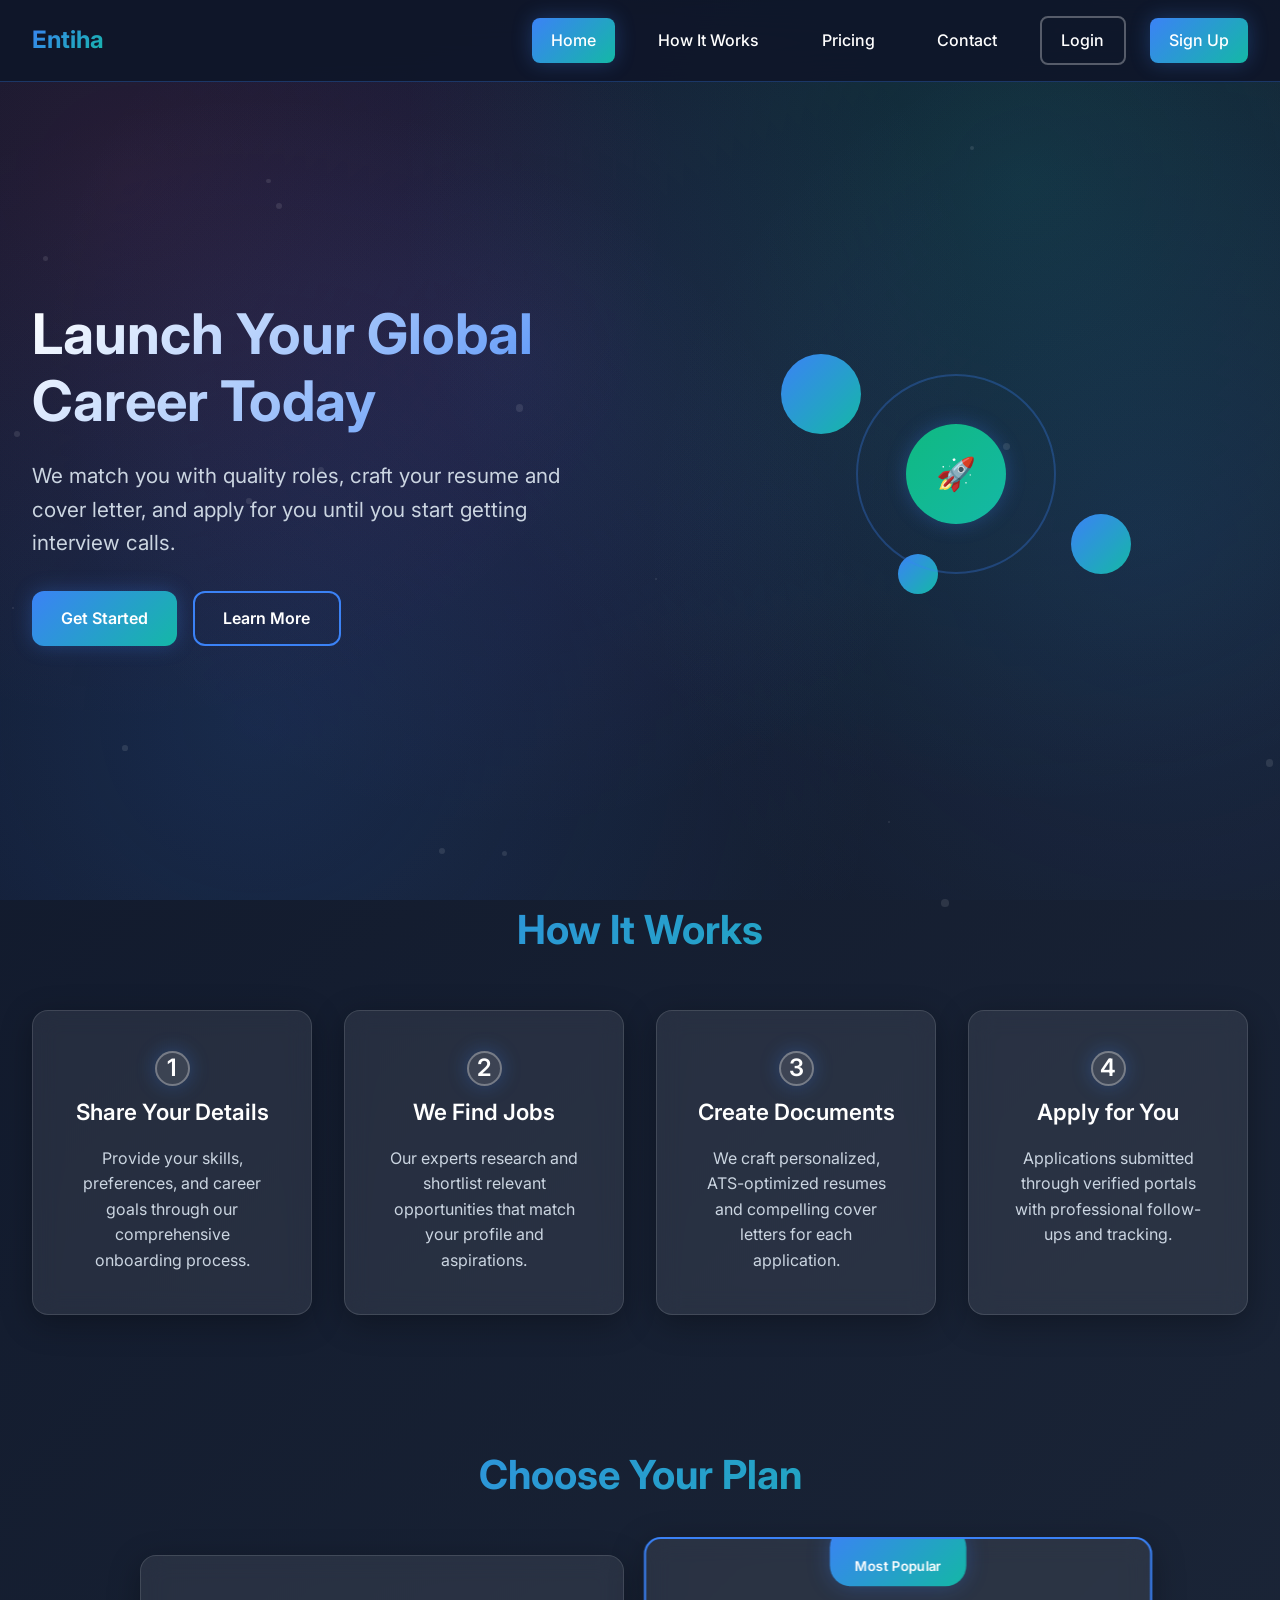
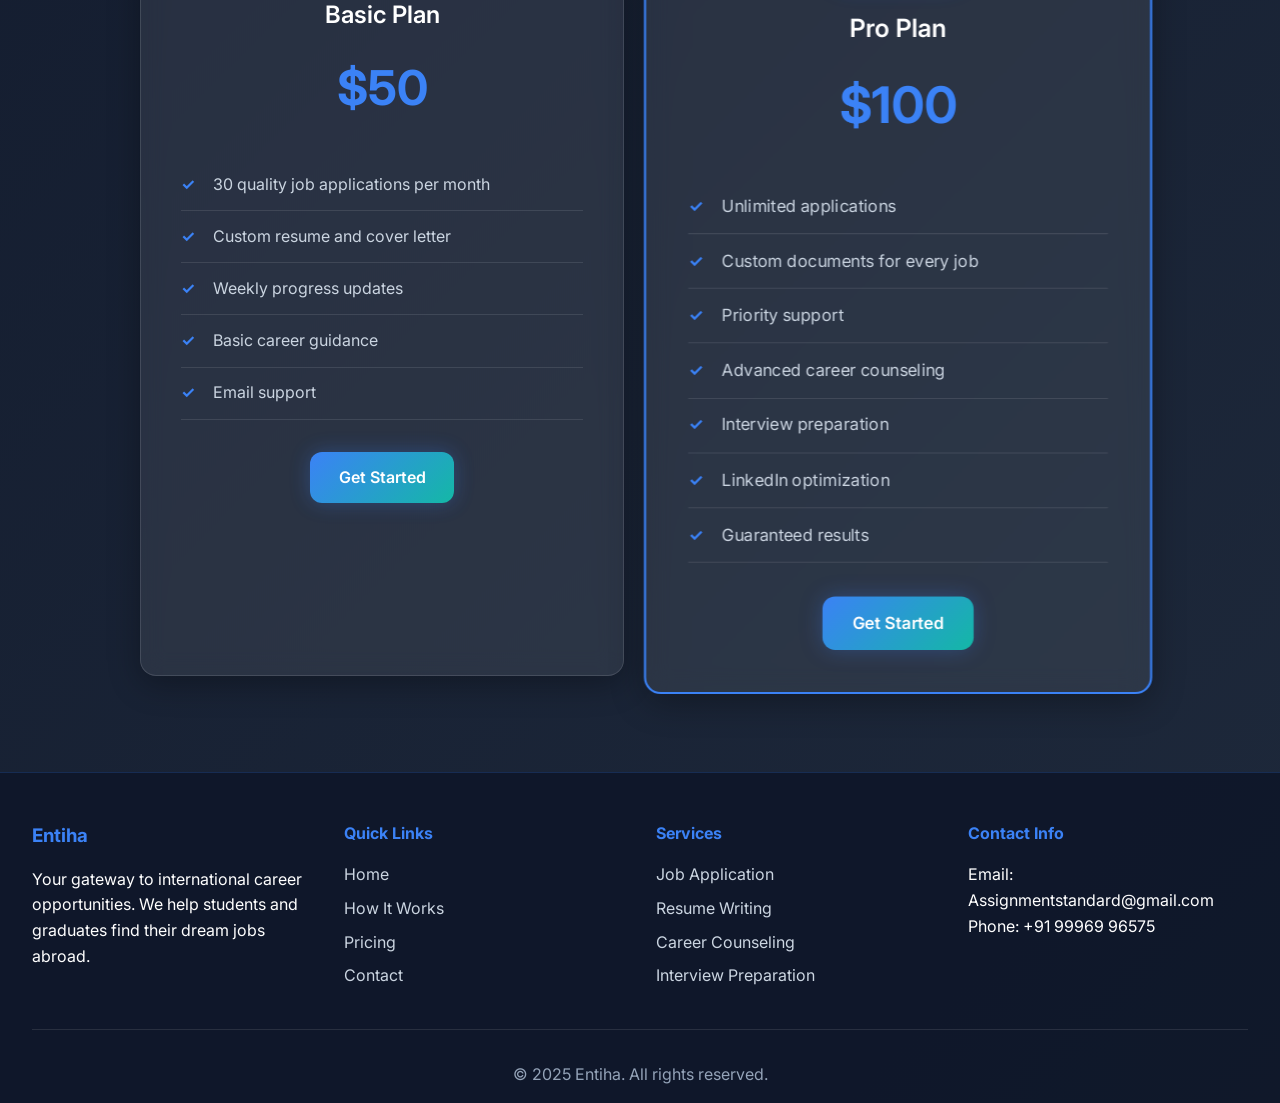
<file: index.html>
<!DOCTYPE html>
<html lang="en">
<head>
    <meta charset="UTF-8">
    <meta name="viewport" content="width=device-width, initial-scale=1.0">
    <title>Entiha</title>
    <link rel="icon" type="image/png" sizes="256x256" href="images/tilo.png">
    <link rel="stylesheet" href="css/style.css">
    <link rel="stylesheet" href="css/animations.css">
    <link href="https://fonts.googleapis.com/css2?family=Inter:wght@300;400;500;600;700&display=swap" rel="stylesheet">
</head>
<body class="main-content home-page">
    <!-- Enhanced Background -->
    <div class="elegant-bg"></div>

    <nav class="luxury-nav">
        <div class="nav-container">
            <div class="logo">
                <a href="index.html">Entiha</a>
            </div>
            <button class="mobile-menu-toggle">☰</button>
            <div class="nav-links">
                <!-- Navigation will be populated by auth.js -->
            </div>
        </div>
    </nav>

    <div class="main-container">
        <section class="hero" id="home">
            <div class="hero-content">
                <h1 class="hero-title animate-slide-up typewriter-text">
                    Launch Your Global Career Today
                </h1>
                <p class="hero-subtitle animate-slide-up">
                    We match you with quality roles, craft your resume and cover letter, 
                    and apply for you until you start getting interview calls.
                </p>
                <div class="cta-buttons animate-slide-up">
                    <a href="signup.html" class="btn btn-primary hover-glow">Get Started</a>
                    <a href="#how-it-works" class="btn btn-secondary hover-glow">Learn More</a>
                </div>
            </div>
            <div class="hero-visual">
                <div class="hero-graphic">
                    <div class="floating-element element-1"></div>
                    <div class="floating-element element-2"></div>
                    <div class="floating-element element-3"></div>
                    <div class="career-path"></div>
                    <div class="success-badge animate-pulse">
                        <span>🚀</span>
                    </div>
                </div>
            </div>
        </section>

        <section class="section animate-fade-in" id="how-it-works">
            <h2 class="section-title animate-typewriter">How It Works</h2>
            <div class="steps">
                <div class="step glass hover-lift animate-slide-up" style="animation-delay: 0.1s;">
                    <div class="step-number animate-pulse">1</div>
                    <h3>Share Your Details</h3>
                    <p>Provide your skills, preferences, and career goals through our comprehensive onboarding process.</p>
                </div>
                <div class="step glass hover-lift animate-slide-up" style="animation-delay: 0.2s;">
                    <div class="step-number animate-pulse">2</div>
                    <h3>We Find Jobs</h3>
                    <p>Our experts research and shortlist relevant opportunities that match your profile and aspirations.</p>
                </div>
                <div class="step glass hover-lift animate-slide-up" style="animation-delay: 0.3s;">
                    <div class="step-number animate-pulse">3</div>
                    <h3>Create Documents</h3>
                    <p>We craft personalized, ATS-optimized resumes and compelling cover letters for each application.</p>
                </div>
                <div class="step glass hover-lift animate-slide-up" style="animation-delay: 0.4s;">
                    <div class="step-number animate-pulse">4</div>
                    <h3>Apply for You</h3>
                    <p>Applications submitted through verified portals with professional follow-ups and tracking.</p>
                </div>
            </div>
        </section>

        <section class="section animate-fade-in" id="pricing">
            <h2 class="section-title animate-typewriter">Choose Your Plan</h2>
            <div class="pricing-cards">
                <div class="pricing-card glass hover-lift animate-slide-left">
                    <h3>Basic Plan</h3>
                    <div class="price animate-pulse">$50</div>
                    <ul>
                        <li>30 quality job applications per month</li>
                        <li>Custom resume and cover letter</li>
                        <li>Weekly progress updates</li>
                        <li>Basic career guidance</li>
                        <li>Email support</li>
                    </ul>
                    <a href="signup.html" class="btn btn-primary hover-glow">Get Started</a>
                </div>
                <div class="pricing-card glass featured hover-lift animate-slide-right">
                    <div class="package-badge animate-glow"><br>Most Popular</div>
                    <br>
                    <h3>Pro Plan</h3>
                    <div class="price animate-pulse">$100</div>
                    <ul>
                        <li>Unlimited applications</li>
                        <li>Custom documents for every job</li>
                        <li>Priority support</li>
                        <li>Advanced career counseling</li>
                        <li>Interview preparation</li>
                        <li>LinkedIn optimization</li>
                        <li>Guaranteed results</li>
                    </ul>
                    <a href="signup.html" class="btn btn-primary hover-glow">Get Started</a>
                </div>
            </div>
        </section>
    </div>

    <footer class="luxury-footer">
        <div class="footer-container">
            <div class="footer-content">
                <div class="footer-section">
                    <h3>Entiha</h3>
                    <p>Your gateway to international career opportunities. We help students and graduates find their dream jobs abroad.</p>
                </div>
                <div class="footer-section">
                    <h4>Quick Links</h4>
                    <ul>
                        <li><a href="index.html">Home</a></li>
                        <li><a href="#how-it-works">How It Works</a></li>
                        <li><a href="#pricing">Pricing</a></li>
                        <li><a href="contact.html">Contact</a></li>
                    </ul>
                </div>
                <div class="footer-section">
                    <h4>Services</h4>
                    <ul>
                        <li><a href="#">Job Application</a></li>
                        <li><a href="#">Resume Writing</a></li>
                        <li><a href="#">Career Counseling</a></li>
                        <li><a href="#">Interview Preparation</a></li>
                    </ul>
                </div>
                <div class="footer-section">
                    <h4>Contact Info</h4>
                    <p>Email: Assignmentstandard@gmail.com</p>
                    <p>Phone: +91 99969 96575</p>
                </div>
            </div>
            <div class="footer-bottom">
                <p>&copy; 2025 Entiha. All rights reserved.</p>
            </div>
        </div>
    </footer>

    <script src="js/auth.js"></script>
    <script src="js/animations.js"></script>
    <script>
        // Smooth scrolling for anchor links
        document.querySelectorAll('a[href^="#"]').forEach(anchor => {
            anchor.addEventListener('click', function (e) {
                e.preventDefault();
                const target = document.querySelector(this.getAttribute('href'));
                if (target) {
                    target.scrollIntoView({
                        behavior: 'smooth',
                        block: 'start'
                    });
                }
            });
        });
    </script>
</body>
</html>
</file>
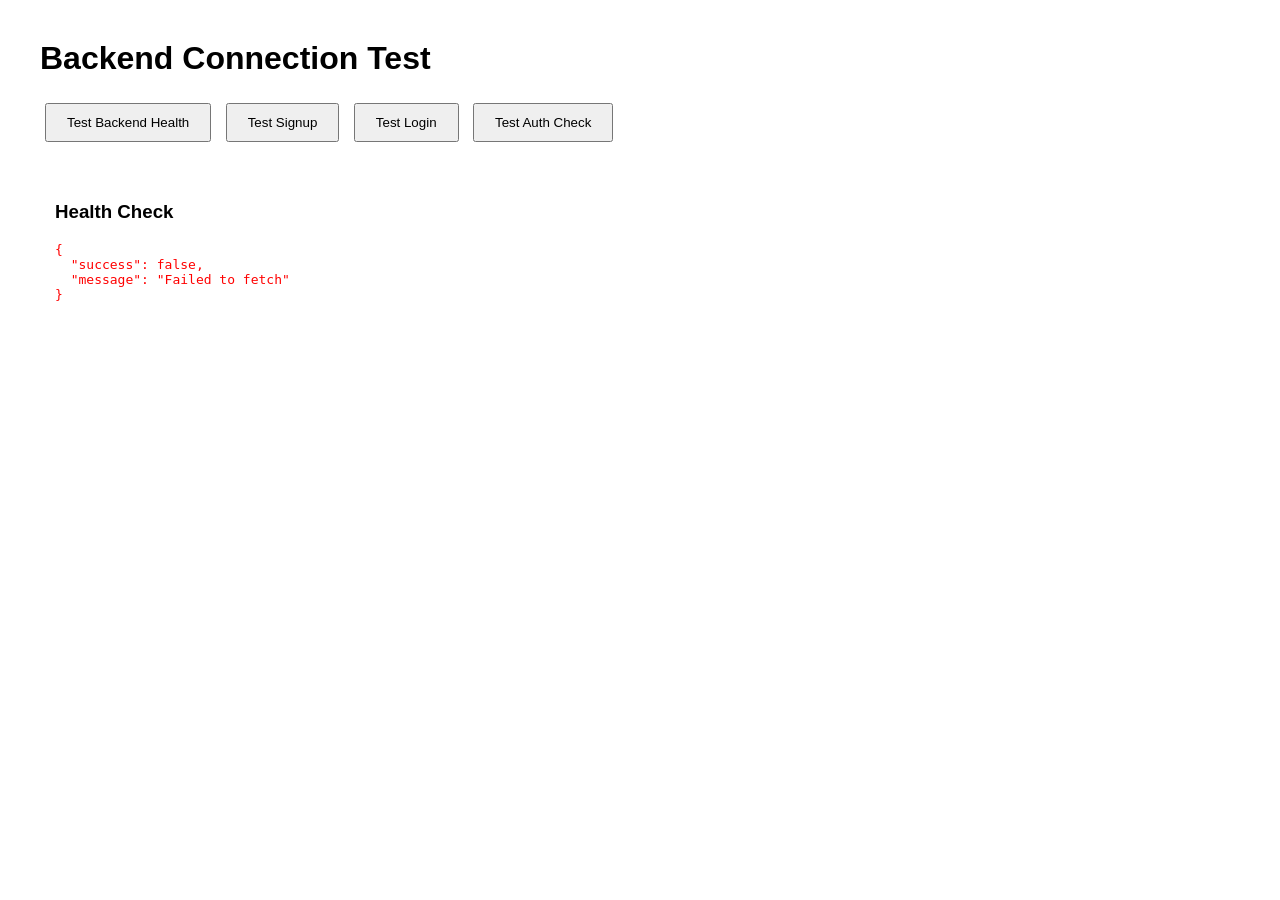
<file: test-backend.html>
<!DOCTYPE html>
<html>
<head>
    <title>Backend Test - Entiha</title>
    <link rel="icon" type="image/png" sizes="512x512" href="images/tilo.png">
    <style>
        body { font-family: Arial, sans-serif; margin: 40px; }
        button { padding: 10px 20px; margin: 5px; cursor: pointer; }
        .success { color: green; }
        .error { color: red; }
        #result { margin-top: 20px; padding: 15px; border-radius: 5px; }
    </style>
</head>
<body>
    <h1>Backend Connection Test</h1>
    <button onclick="testHealth()">Test Backend Health</button>
    <button onclick="testSignup()">Test Signup</button>
    <button onclick="testLogin()">Test Login</button>
    <button onclick="testAuth()">Test Auth Check</button>
    
    <div id="result"></div>
    
    <script>
        const API_BASE = 'http://localhost:5000/api';
        
        async function testHealth() {
            try {
                const response = await fetch(`${API_BASE}/health`, {
                    credentials: 'include'
                });
                const data = await response.json();
                showResult(data, 'Health Check');
            } catch (error) {
                showResult({ success: false, message: error.message }, 'Health Check');
            }
        }
        
        async function testSignup() {
            const testData = {
                name: "Test User",
                email: "test@example.com",
                phone: "+1234567890",
                skills: ["javascript", "python"],
                job_preferences: "Software Developer",
                job_account_email: "test@example.com",
                job_account_password: "test123",
                password: "Test123!"
            };
            
            try {
                const response = await fetch(`${API_BASE}/signup`, {
                    method: 'POST',
                    headers: { 'Content-Type': 'application/json' },
                    body: JSON.stringify(testData),
                    credentials: 'include'
                });
                const data = await response.json();
                showResult(data, 'Signup Test');
            } catch (error) {
                showResult({ success: false, message: error.message }, 'Signup Test');
            }
        }
        
        async function testLogin() {
            const loginData = {
                email: "Assignmentstandard@gmail.com",
                password: "Filing@ps"
            };
            
            try {
                const response = await fetch(`${API_BASE}/login`, {
                    method: 'POST',
                    headers: { 'Content-Type': 'application/json' },
                    body: JSON.stringify(loginData),
                    credentials: 'include'
                });
                const data = await response.json();
                showResult(data, 'Login Test');
            } catch (error) {
                showResult({ success: false, message: error.message }, 'Login Test');
            }
        }
        
        async function testAuth() {
            try {
                const response = await fetch(`${API_BASE}/check-auth`, {
                    credentials: 'include'
                });
                const data = await response.json();
                showResult(data, 'Auth Check');
            } catch (error) {
                showResult({ success: false, message: error.message }, 'Auth Check');
            }
        }
        
        function showResult(data, testName) {
            const resultDiv = document.getElementById('result');
            resultDiv.innerHTML = `
                <h3>${testName}</h3>
                <pre class="${data.success ? 'success' : 'error'}">${JSON.stringify(data, null, 2)}</pre>
            `;
        }
        
        // Test health on load
        testHealth();
    </script>
</body>
</html>
</file>
<file: css/style.css>
/* Reset and Base Styles */
* {
    margin: 0;
    padding: 0;
    box-sizing: border-box;
}

:root {
    /* Modern Color Palette - Blue Theme */
    --primary-dark: #0f172a;
    --primary-medium: #1e293b;
    --primary-light: #334155;
    --accent-blue: #3b82f6;
    --accent-teal: #14b8a6;
    --accent-purple: #8b5cf6;
    --accent-pink: #ec4899;
    --accent-orange: #f97316;
    --accent-green: #10b981;
    --text-primary: #ffffff;
    --text-secondary: #cbd5e1;
    --text-muted: #94a3b8;
    
    /* Enhanced Glass Effects */
    --glass-bg: rgba(255, 255, 255, 0.08);
    --glass-border: rgba(255, 255, 255, 0.12);
    --glass-shadow: 0 8px 32px 0 rgba(0, 0, 0, 0.3);
    --glass-blur: blur(12px);
    
    /* Gradients */
    --gradient-primary: linear-gradient(135deg, var(--primary-dark), var(--primary-medium));
    --gradient-accent: linear-gradient(135deg, var(--accent-blue), var(--accent-teal));
    --gradient-glass: linear-gradient(135deg, rgba(255,255,255,0.1), rgba(255,255,255,0.05));
    --gradient-hero: linear-gradient(135deg, #667eea 0%, #764ba2 100%);
    --gradient-success: linear-gradient(135deg, var(--accent-green), var(--accent-teal));
    --gradient-warning: linear-gradient(135deg, var(--accent-orange), #f59e0b);
    
    /* Shadows */
    --shadow-elegant: 0 10px 25px rgba(0, 0, 0, 0.3);
    --shadow-glow: 0 0 20px rgba(59, 130, 246, 0.3);
    --shadow-card: 0 4px 6px -1px rgba(0, 0, 0, 0.1), 0 2px 4px -1px rgba(0, 0, 0, 0.06);
    --shadow-float: 0 20px 40px rgba(0, 0, 0, 0.4);
}

body {
    font-family: 'Inter', 'Segoe UI', sans-serif;
    background: var(--gradient-primary);
    color: var(--text-primary);
    min-height: 100vh;
    overflow-x: hidden;
    line-height: 1.6;
    display: flex;
    flex-direction: column;
}

/* Enhanced Background with Animations */
.elegant-bg {
    position: fixed;
    top: 0;
    left: 0;
    width: 100%;
    height: 100%;
    background: 
        radial-gradient(circle at 20% 80%, rgba(59, 130, 246, 0.15) 0%, transparent 50%),
        radial-gradient(circle at 80% 20%, rgba(20, 184, 166, 0.15) 0%, transparent 50%),
        radial-gradient(circle at 40% 40%, rgba(139, 92, 246, 0.1) 0%, transparent 50%);
    z-index: -3;
    animation: backgroundShift 20s ease-in-out infinite;
}

.elegant-bg::before {
    content: '';
    position: absolute;
    top: 0;
    left: 0;
    right: 0;
    bottom: 0;
    background: 
        radial-gradient(circle at 10% 20%, rgba(236, 72, 153, 0.1) 0%, transparent 40%),
        radial-gradient(circle at 90% 60%, rgba(59, 130, 246, 0.1) 0%, transparent 40%);
    animation: backgroundPulse 15s ease-in-out infinite;
}

@keyframes backgroundShift {
    0%, 100% { transform: scale(1) rotate(0deg); }
    50% { transform: scale(1.05) rotate(1deg); }
}

@keyframes backgroundPulse {
    0%, 100% { opacity: 1; }
    50% { opacity: 0.8; }
}

/* Enhanced Floating Particles */
.floating-particles {
    position: fixed;
    top: 0;
    left: 0;
    width: 100%;
    height: 100%;
    pointer-events: none;
    z-index: -2;
}

.particle {
    position: absolute;
    background: rgba(255, 255, 255, 0.1);
    border-radius: 50%;
    animation: float 20s infinite linear;
}

/* Increased number of particles */
.particle:nth-child(1) { top: 10%; left: 5%; width: 4px; height: 4px; animation-delay: 0s; }
.particle:nth-child(2) { top: 20%; left: 15%; width: 6px; height: 6px; animation-delay: -2s; }
.particle:nth-child(3) { top: 30%; left: 25%; width: 3px; height: 3px; animation-delay: -4s; }
.particle:nth-child(4) { top: 40%; left: 35%; width: 5px; height: 5px; animation-delay: -6s; }
.particle:nth-child(5) { top: 50%; left: 45%; width: 4px; height: 4px; animation-delay: -8s; }
.particle:nth-child(6) { top: 60%; left: 55%; width: 6px; height: 6px; animation-delay: -10s; }
.particle:nth-child(7) { top: 70%; left: 65%; width: 3px; height: 3px; animation-delay: -12s; }
.particle:nth-child(8) { top: 80%; left: 75%; width: 5px; height: 5px; animation-delay: -14s; }
.particle:nth-child(9) { top: 90%; left: 85%; width: 4px; height: 4px; animation-delay: -16s; }
.particle:nth-child(10) { top: 15%; left: 90%; width: 6px; height: 6px; animation-delay: -18s; }
.particle:nth-child(11) { top: 25%; left: 10%; width: 3px; height: 3px; animation-delay: -1s; }
.particle:nth-child(12) { top: 35%; left: 20%; width: 5px; height: 5px; animation-delay: -3s; }
.particle:nth-child(13) { top: 45%; left: 30%; width: 4px; height: 4px; animation-delay: -5s; }
.particle:nth-child(14) { top: 55%; left: 40%; width: 6px; height: 6px; animation-delay: -7s; }
.particle:nth-child(15) { top: 65%; left: 50%; width: 3px; height: 3px; animation-delay: -9s; }
.particle:nth-child(16) { top: 75%; left: 60%; width: 5px; height: 5px; animation-delay: -11s; }
.particle:nth-child(17) { top: 85%; left: 70%; width: 4px; height: 4px; animation-delay: -13s; }
.particle:nth-child(18) { top: 95%; left: 80%; width: 6px; height: 6px; animation-delay: -15s; }
.particle:nth-child(19) { top: 5%; left: 95%; width: 3px; height: 3px; animation-delay: -17s; }
.particle:nth-child(20) { top: 85%; left: 5%; width: 5px; height: 5px; animation-delay: -19s; }

@keyframes float {
    0% { transform: translateY(0) rotate(0deg); }
    100% { transform: translateY(-100vh) rotate(360deg); }
}

/* Enhanced Glass Effect */
.glass {
    background: var(--glass-bg);
    backdrop-filter: var(--glass-blur);
    -webkit-backdrop-filter: var(--glass-blur);
    border: 1px solid var(--glass-border);
    box-shadow: var(--glass-shadow);
    border-radius: 16px;
    transition: all 0.3s ease;
}

.glass:hover {
    border-color: rgba(255, 255, 255, 0.2);
    box-shadow: var(--shadow-float);
}

/* Enhanced Navigation */
.luxury-nav {
    position: sticky;
    top: 0;
    z-index: 1000;
    padding: 1rem 0;
    background: rgba(15, 23, 42, 0.95);
    backdrop-filter: blur(20px);
    border-bottom: 1px solid rgba(59, 130, 246, 0.3);
    transition: all 0.3s ease;
}

.nav-container {
    max-width: 1400px;
    margin: 0 auto;
    padding: 0 2rem;
    display: flex;
    justify-content: space-between;
    align-items: center;
}

.logo {
    font-size: 1.5rem;
    font-weight: 700;
    background: var(--gradient-accent);
    -webkit-background-clip: text;
    -webkit-text-fill-color: transparent;
    background-clip: text;
    transition: all 0.3s ease;
}

.logo:hover {
    transform: scale(1.05);
}

.logo a {
    color: inherit;
    text-decoration: none;
}

.nav-links {
    display: flex;
    gap: 1.5rem;
    align-items: center;
}

.nav-link {
    color: var(--text-primary);
    text-decoration: none;
    font-weight: 500;
    transition: all 0.3s ease;
    padding: 0.6rem 1.2rem;
    border-radius: 8px;
    font-family: 'Inter', sans-serif;
    position: relative;
    overflow: hidden;
}

.nav-link::before {
    content: '';
    position: absolute;
    top: 0;
    left: -100%;
    width: 100%;
    height: 100%;
    background: linear-gradient(90deg, transparent, rgba(255,255,255,0.1), transparent);
    transition: left 0.5s ease;
}

.nav-link:hover::before {
    left: 100%;
}

.nav-link:hover {
    background: rgba(59, 130, 246, 0.1);
    transform: translateY(-2px);
}

.nav-link.active {
    background: var(--gradient-accent);
    color: white;
    box-shadow: var(--shadow-glow);
}

/* Enhanced Buttons */
.btn {
    padding: 0.8rem 1.8rem;
    border: none;
    border-radius: 12px;
    font-weight: 600;
    cursor: pointer;
    transition: all 0.3s ease;
    text-decoration: none;
    display: inline-flex;
    align-items: center;
    justify-content: center;
    gap: 0.5rem;
    font-family: 'Inter', sans-serif;
    position: relative;
    overflow: hidden;
}

.btn::before {
    content: '';
    position: absolute;
    top: 0;
    left: -100%;
    width: 100%;
    height: 100%;
    background: linear-gradient(90deg, transparent, rgba(255,255,255,0.2), transparent);
    transition: left 0.5s ease;
}

.btn:hover::before {
    left: 100%;
}

.btn-primary {
    background: var(--gradient-accent);
    color: white;
    box-shadow: var(--shadow-glow);
}

.btn-primary:hover {
    transform: translateY(-3px);
    box-shadow: 0 8px 25px rgba(59, 130, 246, 0.4);
}

.btn-secondary {
    background: transparent;
    color: var(--text-primary);
    border: 2px solid var(--accent-blue);
}

.btn-secondary:hover {
    background: rgba(59, 130, 246, 0.1);
    transform: translateY(-3px);
}

.btn-outline {
    background: transparent;
    color: var(--text-primary);
    border: 2px solid rgba(255, 255, 255, 0.3);
}

.btn-outline:hover {
    border-color: var(--accent-blue);
    background: rgba(59, 130, 246, 0.1);
}

.btn-full {
    width: 100%;
}

/* Main Content Area */
.main-content {
    flex: 1;
    display: flex;
    flex-direction: column;
}

/* Enhanced Main Container - Wider for Dashboard */
.main-container {
    max-width: 1400px;
    margin: 0 auto;
    padding: 2rem;
    position: relative;
    z-index: 1;
    flex: 1;
    width: 100%;
}

/* Home Page Styles */
.home-page {
    min-height: 100vh;
}

/* Hero Section */
.hero {
    display: flex;
    align-items: center;
    justify-content: space-between;
    min-height: 80vh;
    gap: 3rem;
    padding: 2rem 0;
}

.hero-content {
    flex: 1;
}

.hero-visual {
    flex: 1;
    position: relative;
    height: 400px;
    display: flex;
    align-items: center;
    justify-content: center;
}

.hero-title {
    font-size: 3.5rem;
    font-weight: 700;
    line-height: 1.2;
    margin-bottom: 1.5rem;
    background: linear-gradient(135deg, #ffffff 0%, var(--accent-blue) 100%);
    -webkit-background-clip: text;
    -webkit-text-fill-color: transparent;
    background-clip: text;
}

.hero-subtitle {
    font-size: 1.3rem;
    color: var(--text-secondary);
    margin-bottom: 2rem;
    line-height: 1.6;
}

.cta-buttons {
    display: flex;
    gap: 1rem;
    flex-wrap: wrap;
}

/* Hero Visual Elements */
.hero-graphic {
    position: relative;
    width: 100%;
    height: 100%;
    display: flex;
    align-items: center;
    justify-content: center;
}

.floating-element {
    position: absolute;
    border-radius: 50%;
    background: var(--gradient-accent);
    animation: float 3s ease-in-out infinite;
}

.element-1 {
    width: 80px;
    height: 80px;
    top: 20%;
    left: 20%;
    animation-delay: 0s;
}

.element-2 {
    width: 60px;
    height: 60px;
    top: 60%;
    right: 20%;
    animation-delay: 1s;
}

.element-3 {
    width: 40px;
    height: 40px;
    bottom: 20%;
    left: 40%;
    animation-delay: 2s;
}

.career-path {
    position: absolute;
    width: 200px;
    height: 200px;
    border: 2px solid rgba(59, 130, 246, 0.3);
    border-radius: 50%;
    animation: rotate 20s linear infinite;
}

.success-badge {
    position: absolute;
    width: 100px;
    height: 100px;
    background: var(--gradient-success);
    border-radius: 50%;
    display: flex;
    align-items: center;
    justify-content: center;
    font-size: 2rem;
    box-shadow: var(--shadow-glow);
}

@keyframes rotate {
    from { transform: rotate(0deg); }
    to { transform: rotate(360deg); }
}

/* Sections */
.section {
    padding: 4rem 0;
}

.section-title {
    text-align: center;
    margin-bottom: 3rem;
    font-size: 2.5rem;
    font-weight: 700;
    background: var(--gradient-accent);
    -webkit-background-clip: text;
    -webkit-text-fill-color: transparent;
    background-clip: text;
}

/* Steps - How It Works Section */
.steps {
    display: grid;
    grid-template-columns: repeat(auto-fit, minmax(280px, 1fr));
    gap: 2rem;
    margin-top: 3rem;
}

.step {
    padding: 2.5rem;
    text-align: center;
    transition: all 0.3s ease;
    position: relative;
    overflow: hidden;
}

.step::before {
    content: '';
    position: absolute;
    top: 0;
    left: -100%;
    width: 100%;
    height: 100%;
    background: linear-gradient(90deg, transparent, rgba(59, 130, 246, 0.1), transparent);
    transition: left 0.6s ease;
}

.step:hover::before {
    left: 100%;
}

.step:hover {
    transform: translateY(-8px);
    box-shadow: var(--shadow-float);
}

.step-number {
    width: 70px;
    height: 70px;
    background: var(--gradient-accent);
    color: white;
    border-radius: 50%;
    display: flex;
    align-items: center;
    justify-content: center;
    margin: 0 auto 1.5rem;
    font-weight: bold;
    font-size: 1.5rem;
    box-shadow: var(--shadow-glow);
}

.step h3 {
    font-size: 1.4rem;
    font-weight: 600;
    margin-bottom: 1rem;
    color: var(--text-primary);
}

.step p {
    color: var(--text-secondary);
    line-height: 1.6;
}

/* Pricing Section */
.pricing-cards {
    display: grid;
    grid-template-columns: repeat(auto-fit, minmax(350px, 1fr));
    gap: 2rem;
    max-width: 1000px;
    margin: 0 auto;
}

.pricing-card {
    padding: 2.5rem;
    text-align: center;
    transition: all 0.3s ease;
    position: relative;
    overflow: hidden;
}

.pricing-card::before {
    content: '';
    position: absolute;
    top: 0;
    left: -100%;
    width: 100%;
    height: 100%;
    background: linear-gradient(90deg, transparent, rgba(255,255,255,0.1), transparent);
    transition: left 0.6s ease;
}

.pricing-card:hover::before {
    left: 100%;
}

.pricing-card:hover {
    transform: translateY(-10px);
    box-shadow: var(--shadow-float);
}

.pricing-card.featured {
    border: 2px solid var(--accent-blue);
    transform: scale(1.05);
}

.pricing-card.featured:hover {
    transform: scale(1.05) translateY(-10px);
}

.pricing-card h3 {
    font-size: 1.5rem;
    font-weight: 600;
    margin-bottom: 1rem;
    color: var(--text-primary);
}

.price {
    font-size: 3rem;
    font-weight: 700;
    color: var(--accent-blue);
    margin: 1.5rem 0;
}

.pricing-card ul {
    list-style: none;
    margin: 2rem 0;
    text-align: left;
}

.pricing-card li {
    padding: 0.8rem 0;
    position: relative;
    padding-left: 2rem;
    color: var(--text-secondary);
    border-bottom: 1px solid rgba(255, 255, 255, 0.1);
    transition: all 0.3s ease;
}

.pricing-card li:hover {
    color: var(--text-primary);
    transform: translateX(5px);
}

.pricing-card li:before {
    content: "✓";
    color: var(--accent-blue);
    position: absolute;
    left: 0;
    font-weight: bold;
}

/* Enhanced Dashboard Styles - WIDER CARDS */
.dashboard-container {
    padding: 2rem 0;
    width: 100%;
}

.dashboard-sections {
    display: grid;
    grid-template-columns: repeat(auto-fit, minmax(320px, 1fr));
    gap: 1.5rem;
    margin-top: 2rem;
    width: 100%;
}

.dashboard-section {
    padding: 2rem;
    transition: all 0.3s ease;
    position: relative;
    overflow: hidden;
    min-height: 200px;
}

.dashboard-section::before {
    content: '';
    position: absolute;
    top: 0;
    left: -100%;
    width: 100%;
    height: 100%;
    background: linear-gradient(90deg, transparent, rgba(59, 130, 246, 0.1), transparent);
    transition: left 0.6s ease;
}

.dashboard-section:hover::before {
    left: 100%;
}

.dashboard-section:hover {
    transform: translateY(-8px);
    box-shadow: var(--shadow-float);
}

.dashboard-section.full-width {
    grid-column: 1 / -1;
}

.dashboard-section .section-title {
    font-size: 1.5rem;
    font-weight: 600;
    margin-bottom: 1.5rem;
    color: var(--text-primary);
    position: relative;
    text-align: left;
}

.dashboard-section .section-title::after {
    content: '';
    position: absolute;
    bottom: -8px;
    left: 0;
    width: 50px;
    height: 3px;
    background: var(--gradient-accent);
    border-radius: 2px;
}

/* Enhanced Progress Stats */
.progress-stats {
    display: grid;
    grid-template-columns: repeat(auto-fit, minmax(160px, 1fr));
    gap: 1rem;
    width: 100%;
}

.stat-item {
    text-align: center;
    padding: 1.5rem;
    background: rgba(255, 255, 255, 0.05);
    border-radius: 12px;
    transition: all 0.3s ease;
    position: relative;
    overflow: hidden;
}

.stat-item::before {
    content: '';
    position: absolute;
    top: 0;
    left: -100%;
    width: 100%;
    height: 100%;
    background: linear-gradient(90deg, transparent, rgba(59, 130, 246, 0.1), transparent);
    transition: left 0.6s ease;
}

.stat-item:hover::before {
    left: 100%;
}

.stat-item:hover {
    background: rgba(255, 255, 255, 0.08);
    transform: translateY(-3px);
}

.stat-label {
    display: block;
    font-size: 0.9rem;
    color: var(--text-secondary);
    margin-bottom: 0.5rem;
}

.stat-value {
    display: block;
    font-size: 2rem;
    font-weight: 700;
    color: var(--accent-blue);
}

/* Enhanced Profile Page */
.profile-container {
    max-width: 1000px;
    margin: 0 auto;
    width: 100%;
}

.profile-form {
    padding: 2.5rem;
}

.profile-section {
    margin-bottom: 2.5rem;
    padding-bottom: 2rem;
    border-bottom: 1px solid rgba(255, 255, 255, 0.1);
}

.profile-section:last-child {
    border-bottom: none;
}

.profile-section h3 {
    font-size: 1.5rem;
    font-weight: 600;
    margin-bottom: 1.5rem;
    color: var(--text-primary);
    position: relative;
}

.profile-section h3::after {
    content: '';
    position: absolute;
    bottom: -8px;
    left: 0;
    width: 50px;
    height: 3px;
    background: var(--gradient-accent);
    border-radius: 2px;
}

.photo-upload {
    position: relative;
    border: 2px dashed rgba(255, 255, 255, 0.3);
    border-radius: 12px;
    padding: 2rem;
    text-align: center;
    transition: all 0.3s ease;
    cursor: pointer;
    max-width: 300px;
    margin: 0 auto;
    display: flex;
    flex-direction: column;
    align-items: center;
    justify-content: center;
}

.photo-upload:hover {
    border-color: var(--accent-blue);
    background: rgba(59, 130, 246, 0.05);
}

.upload-icon {
    font-size: 3rem;
    margin-bottom: 1rem;
    opacity: 0.7;
}

/* FIXED: Profile photo preview styling - Circular and centered */
#photoPreview {
    display: none;
    width: 120px;
    height: 120px;
    border-radius: 50%;
    object-fit: cover;
    border: 3px solid var(--accent-blue);
    margin: 0 auto;
}

.upload-area {
    display: flex;
    flex-direction: column;
    align-items: center;
    gap: 1rem;
}

.read-only-info {
    display: grid;
    grid-template-columns: repeat(auto-fit, minmax(250px, 1fr));
    gap: 1rem;
}

.info-item {
    padding: 1rem;
    background: rgba(255, 255, 255, 0.05);
    border-radius: 8px;
    transition: all 0.3s ease;
}

.info-item:hover {
    background: rgba(255, 255, 255, 0.08);
}

/* Enhanced Packages Page */
.packages-container {
    padding: 2rem 0;
    width: 100%;
}

.current-plan-section {
    padding: 2rem;
    margin-bottom: 2rem;
    text-align: center;
}

.current-plan-display {
    margin-top: 1rem;
}

.current-plan-card {
    padding: 2rem;
    background: rgba(59, 130, 246, 0.1);
    border-radius: 12px;
    border: 2px solid var(--accent-blue);
}

.packages-grid {
    display: grid;
    grid-template-columns: repeat(auto-fit, minmax(380px, 1fr));
    gap: 2rem;
    margin-top: 2rem;
    width: 100%;
}

.package-card {
    padding: 2.5rem;
    text-align: center;
    transition: all 0.3s ease;
    position: relative;
    overflow: hidden;
}

.package-card::before {
    content: '';
    position: absolute;
    top: 0;
    left: -100%;
    width: 100%;
    height: 100%;
    background: linear-gradient(90deg, transparent, rgba(255,255,255,0.1), transparent);
    transition: left 0.6s ease;
}

.package-card:hover::before {
    left: 100%;
}

.package-card:hover {
    transform: translateY(-10px);
    box-shadow: var(--shadow-float);
}

.package-card.featured {
    border: 2px solid var(--accent-blue);
    transform: scale(1.05);
}

.package-card.featured:hover {
    transform: scale(1.05) translateY(-10px);
}

.package-badge {
    position: absolute;
    top: -12px;
    left: 50%;
    transform: translateX(-50%);
    background: var(--gradient-accent);
    color: white;
    padding: 0.5rem 1.5rem;
    border-radius: 20px;
    font-size: 0.8rem;
    font-weight: 600;
    box-shadow: var(--shadow-glow);
}

.package-header {
    margin-bottom: 2rem;
}

.package-title {
    font-size: 1.5rem;
    font-weight: 600;
    margin-bottom: 1rem;
    color: var(--text-primary);
}

.price {
    font-size: 3rem;
    font-weight: 700;
    color: var(--accent-blue);
    margin: 1rem 0;
}

.package-features {
    list-style: none;
    margin: 2rem 0;
    text-align: left;
}

.feature-item {
    padding: 1rem 0;
    position: relative;
    padding-left: 2rem;
    color: var(--text-secondary);
    border-bottom: 1px solid rgba(255, 255, 255, 0.1);
    transition: all 0.3s ease;
}

.feature-item:hover {
    color: var(--text-primary);
    transform: translateX(5px);
}

.feature-item:before {
    content: "✓";
    color: var(--accent-blue);
    position: absolute;
    left: 0;
    font-weight: bold;
}

.package-btn {
    margin-top: 1rem;
    width: 100%;
}

.upgrade-section {
    padding: 2rem;
    text-align: center;
    margin-top: 2rem;
}

.upgrade-section h3 {
    font-size: 1.5rem;
    font-weight: 600;
    margin-bottom: 1rem;
    color: var(--text-primary);
}

.upgrade-section p {
    color: var(--text-secondary);
    margin-bottom: 1.5rem;
}

/* Enhanced Contact Page */
.contact-container {
    padding: 2rem 0;
    width: 100%;
}

.contact-content {
    display: grid;
    grid-template-columns: 1fr 1.5fr;
    gap: 2rem;
    margin-top: 2rem;
    width: 100%;
}

.contact-info, .contact-form {
    padding: 2.5rem;
}

.contact-details {
    margin-top: 2rem;
}

.contact-item {
    margin-bottom: 1.5rem;
    padding: 1rem;
    background: rgba(255, 255, 255, 0.05);
    border-radius: 8px;
    transition: all 0.3s ease;
}

.contact-item:hover {
    background: rgba(255, 255, 255, 0.08);
    transform: translateX(5px);
}

/* Enhanced Admin Dashboard */
.admin-container {
    padding: 2rem 0;
    width: 100%;
}

.search-section {
    padding: 2rem;
    margin-bottom: 2rem;
}

.search-form {
    display: flex;
    gap: 1rem;
    align-items: center;
}

.search-input {
    flex: 1;
    padding: 0.8rem 1rem;
    background: rgba(255, 255, 255, 0.05);
    border: 2px solid rgba(255, 255, 255, 0.1);
    border-radius: 8px;
    color: var(--text-primary);
    font-size: 1rem;
    transition: all 0.3s ease;
}

.search-input:focus {
    outline: none;
    border-color: var(--accent-blue);
    background: rgba(255, 255, 255, 0.08);
}

.students-list {
    padding: 2rem;
    margin-bottom: 2rem;
}

.student-item {
    padding: 1.5rem;
    margin-bottom: 1rem;
    cursor: pointer;
    transition: all 0.3s ease;
    border-left: 4px solid transparent;
}

.student-item:hover {
    border-left-color: var(--accent-blue);
    transform: translateX(5px);
    background: rgba(59, 130, 246, 0.05);
}

.student-stats {
    display: flex;
    gap: 1rem;
    margin-top: 1rem;
}

.stat {
    padding: 0.3rem 0.8rem;
    background: rgba(59, 130, 246, 0.2);
    border-radius: 6px;
    font-size: 0.8rem;
    color: var(--accent-blue);
}

.management-sections {
    display: grid;
    grid-template-columns: repeat(auto-fit, minmax(320px, 1fr));
    gap: 1.5rem;
    width: 100%;
}

.management-section {
    padding: 1.5rem;
    transition: all 0.3s ease;
}

.management-section:hover {
    transform: translateY(-5px);
}

.management-section.full-width {
    grid-column: 1 / -1;
}

.management-section h4 {
    font-size: 1.2rem;
    font-weight: 600;
    margin-bottom: 1rem;
    color: var(--text-primary);
}

/* Auth Pages */
.auth-page {
    min-height: 100vh;
    display: flex;
    flex-direction: column;
}

.auth-container {
    flex: 1;
    display: flex;
    justify-content: center;
    align-items: center;
    padding: 2rem;
}

.auth-card {
    width: 100%;
    max-width: 400px;
    padding: 2.5rem;
}

.auth-form {
    margin: 2rem 0;
}

/* Signup Page Styles */
.signup-page {
    background: var(--gradient-primary);
    min-height: 100vh;
    display: flex;
    flex-direction: column;
}

.signup-container {
    max-width: 1000px;
    margin: 0 auto;
    padding: 2rem;
    flex: 1;
    width: 100%;
}

.signup-card {
    background: var(--glass-bg);
    backdrop-filter: var(--glass-blur);
    border: 1px solid var(--glass-border);
    border-radius: 16px;
    padding: 2.5rem;
    box-shadow: var(--shadow-elegant);
}

.signup-header {
    text-align: center;
    margin-bottom: 2rem;
}

.signup-title {
    font-size: 2rem;
    font-weight: 700;
    background: var(--gradient-accent);
    -webkit-background-clip: text;
    -webkit-text-fill-color: transparent;
    background-clip: text;
    margin-bottom: 0.5rem;
}

.signup-subtitle {
    color: var(--text-secondary);
    font-size: 1rem;
}

/* Form Layout */
.signup-form {
    display: grid;
    grid-template-columns: 1fr;
    gap: 1.5rem;
}

.form-section {
    margin-bottom: 2rem;
}

.form-section-title {
    font-size: 1.2rem;
    font-weight: 600;
    color: var(--accent-blue);
    margin-bottom: 1rem;
    padding-bottom: 0.5rem;
    border-bottom: 2px solid rgba(59, 130, 246, 0.3);
}

/* Skills Section */
.skills-container {
    display: grid;
    grid-template-columns: repeat(auto-fit, minmax(140px, 1fr));
    gap: 0.8rem;
    margin-top: 1rem;
}

.skill-option {
    position: relative;
}

.skill-checkbox {
    position: absolute;
    opacity: 0;
}

.skill-label {
    display: flex;
    align-items: center;
    justify-content: center;
    padding: 1rem;
    background: rgba(255, 255, 255, 0.05);
    border: 2px solid rgba(255, 255, 255, 0.1);
    border-radius: 8px;
    cursor: pointer;
    transition: all 0.3s ease;
    font-weight: 500;
    text-align: center;
    min-height: 50px;
}

.skill-label:hover {
    border-color: var(--accent-blue);
    background: rgba(59, 130, 246, 0.1);
}

.skill-checkbox:checked + .skill-label {
    background: rgba(59, 130, 246, 0.2);
    border-color: var(--accent-blue);
    color: var(--accent-blue);
}

/* Progress Steps */
.signup-progress {
    display: flex;
    justify-content: space-between;
    margin-bottom: 2rem;
    position: relative;
}

.signup-progress:before {
    content: '';
    position: absolute;
    top: 50%;
    left: 0;
    right: 0;
    height: 2px;
    background: rgba(255, 255, 255, 0.1);
    transform: translateY(-50%);
    z-index: 1;
}

.progress-step {
    display: flex;
    flex-direction: column;
    align-items: center;
    position: relative;
    z-index: 2;
}

.step-number {
    width: 35px;
    height: 35px;
    border-radius: 50%;
    background: rgba(255, 255, 255, 0.1);
    border: 2px solid rgba(255, 255, 255, 0.3);
    display: flex;
    align-items: center;
    justify-content: center;
    font-weight: 600;
    margin-bottom: 0.5rem;
    transition: all 0.3s ease;
}

.progress-step.active .step-number {
    background: var(--accent-blue);
    border-color: var(--accent-blue);
    color: white;
}

.step-label {
    font-size: 0.8rem;
    color: var(--text-secondary);
    text-align: center;
}

.progress-step.active .step-label {
    color: var(--accent-blue);
    font-weight: 500;
}

/* Form Actions */
.form-actions {
    display: flex;
    gap: 1rem;
    justify-content: flex-end;
    margin-top: 2rem;
    padding-top: 2rem;
    border-top: 1px solid rgba(255, 255, 255, 0.1);
}

.btn-prev {
    background: rgba(255, 255, 255, 0.1);
    color: var(--text-primary);
    border: 1px solid rgba(255, 255, 255, 0.2);
}

.btn-prev:hover {
    background: rgba(255, 255, 255, 0.2);
}

/* Links */
.auth-links {
    text-align: center;
    margin-top: 1.5rem;
}

.auth-link {
    color: var(--accent-blue);
    text-decoration: none;
    font-weight: 500;
    transition: all 0.3s ease;
}

.auth-link:hover {
    text-decoration: underline;
}

.login-links {
    display: flex;
    flex-direction: column;
    gap: 1rem;
    align-items: center;
    margin-top: 1.5rem;
}

.login-link {
    color: var(--accent-blue);
    text-decoration: none;
    font-weight: 500;
    padding: 0.6rem 1.2rem;
    border-radius: 6px;
    transition: all 0.3s ease;
    background: rgba(59, 130, 246, 0.1);
    border: 1px solid rgba(59, 130, 246, 0.2);
}

.login-link:hover {
    background: rgba(59, 130, 246, 0.2);
    text-decoration: none;
}

/* Enhanced Form Elements */
.form-group {
    margin-bottom: 1.5rem;
}

.form-label {
    display: block;
    margin-bottom: 0.5rem;
    font-weight: 500;
    color: var(--text-primary);
}

.enhanced-input, .form-input {
    width: 100%;
    padding: 0.8rem 1rem;
    background: rgba(255, 255, 255, 0.05);
    border: 2px solid rgba(255, 255, 255, 0.1);
    border-radius: 8px;
    color: var(--text-primary);
    font-size: 1rem;
    transition: all 0.3s ease;
}

.enhanced-input:focus, .form-input:focus {
    outline: none;
    border-color: var(--accent-blue);
    background: rgba(255, 255, 255, 0.08);
    box-shadow: 0 0 0 3px rgba(59, 130, 246, 0.1);
}

.enhanced-textarea, .form-textarea {
    width: 100%;
    padding: 0.8rem 1rem;
    background: rgba(255, 255, 255, 0.05);
    border: 2px solid rgba(255, 255, 255, 0.1);
    border-radius: 8px;
    color: var(--text-primary);
    font-size: 1rem;
    resize: vertical;
    min-height: 120px;
    transition: all 0.3s ease;
}

.enhanced-textarea:focus, .form-textarea:focus {
    outline: none;
    border-color: var(--accent-blue);
    background: rgba(255, 255, 255, 0.08);
    box-shadow: 0 0 0 3px rgba(59, 130, 246, 0.1);
}

.form-row {
    display: grid;
    grid-template-columns: 1fr 1fr;
    gap: 1rem;
}

/* Enhanced Tables */
.applications-table {
    overflow-x: auto;
    width: 100%;
}

table {
    width: 100%;
    border-collapse: collapse;
    background: rgba(255, 255, 255, 0.05);
    border-radius: 12px;
    overflow: hidden;
}

th, td {
    padding: 1rem;
    text-align: left;
    border-bottom: 1px solid rgba(255, 255, 255, 0.1);
}

th {
    background: rgba(255, 255, 255, 0.1);
    font-weight: 600;
    color: var(--accent-blue);
}

tr:hover {
    background: rgba(255, 255, 255, 0.05);
}

.status-badge {
    padding: 0.3rem 0.8rem;
    background: rgba(59, 130, 246, 0.2);
    border-radius: 6px;
    font-size: 0.8rem;
    color: var(--accent-blue);
    font-weight: 500;
}

/* Enhanced Footer */
.luxury-footer {
    margin-top: auto;
    padding: 3rem 0 1rem;
    background: rgba(15, 23, 42, 0.9);
    border-top: 1px solid rgba(59, 130, 246, 0.2);
}

.footer-container {
    max-width: 1400px;
    margin: 0 auto;
    padding: 0 2rem;
}

.footer-content {
    display: grid;
    grid-template-columns: repeat(auto-fit, minmax(250px, 1fr));
    gap: 2rem;
    margin-bottom: 2rem;
}

.footer-section h3, .footer-section h4 {
    margin-bottom: 1rem;
    color: var(--accent-blue);
}

.footer-section ul {
    list-style: none;
}

.footer-section li {
    margin-bottom: 0.5rem;
}

.footer-section a {
    color: var(--text-secondary);
    text-decoration: none;
    transition: color 0.3s ease;
}

.footer-section a:hover {
    color: var(--accent-blue);
}

.footer-bottom {
    text-align: center;
    padding-top: 2rem;
    border-top: 1px solid rgba(255, 255, 255, 0.1);
    color: var(--text-muted);
}

/* Utility Classes */
.text-center {
    text-align: center;
}

.text-gold {
    color: var(--accent-blue);
}

.text-muted {
    color: var(--text-muted);
}

.gradient-text {
    background: var(--gradient-accent);
    -webkit-background-clip: text;
    -webkit-text-fill-color: transparent;
    background-clip: text;
}

.no-data-message {
    text-align: center;
    color: var(--text-muted);
    padding: 2rem;
    font-style: italic;
}

/* Modal */
.modal {
    display: none;
    position: fixed;
    top: 0;
    left: 0;
    width: 100%;
    height: 100%;
    background: rgba(0, 0, 0, 0.7);
    z-index: 2000;
}

.modal-content {
    position: absolute;
    top: 50%;
    left: 50%;
    transform: translate(-50%, -50%);
    width: 90%;
    max-width: 400px;
    padding: 2rem;
}

.close-modal {
    position: absolute;
    top: 1rem;
    right: 1rem;
    background: none;
    border: none;
    font-size: 1.5rem;
    cursor: pointer;
    color: var(--text-primary);
}

.close-modal:hover {
    color: var(--accent-blue);
}

/* Loading States */
.loading-state {
    text-align: center;
    padding: 2rem;
    color: var(--text-muted);
}

.spinner {
    width: 40px;
    height: 40px;
    border: 3px solid rgba(255, 255, 255, 0.3);
    border-left: 3px solid var(--accent-blue);
    border-radius: 50%;
    animation: spin 1s linear infinite;
    margin: 0 auto 1rem;
}

@keyframes spin {
    0% { transform: rotate(0deg); }
    100% { transform: rotate(360deg); }
}

/* Message Styles */
.message {
    padding: 1rem 1.5rem;
    border-radius: 8px;
    margin: 1rem 0;
    font-weight: 500;
    border-left: 4px solid;
    animation: slideInRight 0.3s ease;
}

.message.success {
    background: rgba(34, 197, 94, 0.2);
    border-color: #4ade80;
    color: #4ade80;
}

.message.error {
    background: rgba(239, 68, 68, 0.2);
    border-color: #f87171;
    color: #f87171;
}

@keyframes slideInRight {
    from {
        transform: translateX(100%);
        opacity: 0;
    }
    to {
        transform: translateX(0);
        opacity: 1;
    }
}

/* Mobile Menu Toggle */
.mobile-menu-toggle {
    display: none;
    background: none;
    border: none;
    color: var(--text-primary);
    font-size: 1.5rem;
    cursor: pointer;
    padding: 0.5rem;
}

/* FIXED: Enhanced Select Styles - Proper dropdown styling with white arrows */
.form-select {
    width: 100%;
    padding: 0.8rem 1rem;
    /* reserve space on the right for the arrow */
    padding-right: 2.6rem;
    background-color: rgba(255, 255, 255, 0.05) !important;
    border: 2px solid rgba(255, 255, 255, 0.2) !important;
    border-radius: 8px;
    color: var(--text-primary) !important;
    font-size: 1rem;
    transition: all 0.15s ease;
    cursor: pointer;

    /* remove native arrow and make a single custom arrow using one background declaration */
    -webkit-appearance: none !important;
    -moz-appearance: none !important;
    appearance: none !important;

    /* IMPORTANT: use a single background shorthand to avoid layering/tiling issues */
    background: rgba(255,255,255,0.05) /* base color */
        url("data:image/svg+xml;utf8,<svg xmlns='http://www.w3.org/2000/svg' viewBox='0 0 16 16'><path fill='%23ffffff' d='M7.247 11.14 2.451 5.658C1.885 5.013 2.345 4 3.204 4h9.592a1 1 0 0 1 .753 1.659l-4.796 5.48a1 1 0 0 1-1.506 0z'/></svg>") 
        no-repeat calc(100% - 12px) center / 12px 12px !important;
}

/* Force option styling */
.form-select option {
    background-color: var(--primary-dark) !important;
    color: var(--text-primary) !important;
}

select.form-select:-moz-focusring {
    color: var(--text-primary) !important;
    text-shadow: 0 0 0 var(--text-primary) !important;
}

/* Hide native expand in IE/Edge */
.form-select::-ms-expand {
    display: none;
}

/* Focus state */
.form-select:focus {
    outline: none !important;
    border-color: var(--accent-blue) !important;
    background: rgba(255, 255, 255, 0.08) !important;
    box-shadow: 0 0 0 3px rgba(59, 130, 246, 0.2);
}

/* Hover state */
.form-select:hover {
    background: rgba(255, 255, 255, 0.08) !important;
}

/* FIXED: Profile links in dashboard - White color */
.profile-link {
    color: #ffffff !important;
    text-decoration: none;
    transition: color 0.3s ease;
    font-weight: 500;
}

.profile-link:hover {
    color: var(--accent-blue) !important;
    text-decoration: underline;
}

/* Enhanced Responsive Design */
@media (max-width: 1024px) {
    .nav-container {
        padding: 0 1.5rem;
    }
    
    .main-container {
        padding: 1.5rem;
    }
    
    .dashboard-sections {
        grid-template-columns: repeat(auto-fit, minmax(300px, 1fr));
    }
    
    .contact-content {
        grid-template-columns: 1fr;
    }
    
    .hero-title {
        font-size: 3rem;
    }
    
    .packages-grid {
        grid-template-columns: repeat(auto-fit, minmax(320px, 1fr));
    }
}

@media (max-width: 768px) {
    .nav-links {
        display: none;
        position: absolute;
        top: 100%;
        left: 0;
        width: 100%;
        background: rgba(15, 23, 42, 0.95);
        flex-direction: column;
        padding: 1rem;
        gap: 0.5rem;
        backdrop-filter: blur(20px);
    }

    .nav-links.active {
        display: flex;
    }

    .mobile-menu-toggle {
        display: block;
    }

    .hero {
        flex-direction: column;
        text-align: center;
        gap: 2rem;
    }

    .hero-visual {
        height: 300px;
    }

    .hero-title {
        font-size: 2.5rem;
    }

    .steps, .pricing-cards {
        grid-template-columns: 1fr;
    }

    .packages-grid {
        grid-template-columns: 1fr;
    }

    .package-card.featured {
        transform: none;
    }

    .package-card.featured:hover {
        transform: translateY(-10px);
    }

    .form-row {
        grid-template-columns: 1fr;
    }

    .progress-stats {
        grid-template-columns: repeat(2, 1fr);
    }

    .management-sections {
        grid-template-columns: 1fr;
    }

    .footer-content {
        grid-template-columns: 1fr;
        text-align: center;
    }

    .section-title {
        font-size: 2rem;
    }

    .signup-container {
        padding: 1rem;
    }

    .signup-card {
        padding: 1.5rem;
    }

    .auth-card {
        padding: 2rem;
    }
}

@media (max-width: 480px) {
    .nav-container {
        padding: 0 1rem;
    }

    .main-container {
        padding: 1rem;
    }

    .dashboard-section, .profile-form, .contact-info, .contact-form {
        padding: 1.5rem;
    }

    .hero-title {
        font-size: 2rem;
    }

    .section-title {
        font-size: 1.8rem;
    }

    .price {
        font-size: 2.5rem;
    }

    .progress-stats {
        grid-template-columns: 1fr;
    }

    .search-form {
        flex-direction: column;
    }

    .search-input {
        width: 100%;
    }

    .signup-progress {
        flex-direction: column;
        gap: 1rem;
    }

    .signup-progress:before {
        display: none;
    }
    
    .package-card, .pricing-card {
        padding: 1.5rem;
    }
}

/* Custom scrollbar */
::-webkit-scrollbar {
    width: 8px;
}

::-webkit-scrollbar-track {
    background: var(--primary-dark);
}

::-webkit-scrollbar-thumb {
    background: var(--accent-blue);
    border-radius: 4px;
}

::-webkit-scrollbar-thumb:hover {
    background: var(--accent-teal);
}

/* Dashboard Specific Enhancements */
.enhanced-grid {
    display: grid;
    grid-template-columns: repeat(auto-fit, minmax(320px, 1fr));
    gap: 1.5rem;
    width: 100%;
}

.wide-card {
    grid-column: span 2;
}

.full-width-card {
    grid-column: 1 / -1;
}

.enhanced-stats {
    display: grid;
    grid-template-columns: repeat(auto-fit, minmax(180px, 1fr));
    gap: 1rem;
    width: 100%;
}

.section-content {
    min-height: 120px;
    display: flex;
    flex-direction: column;
    justify-content: center;
}

.profile-item {
    display: flex;
    justify-content: space-between;
    align-items: center;
    padding: 0.8rem 0;
    border-bottom: 1px solid rgba(255, 255, 255, 0.1);
}

.skills-container {
    display: flex;
    flex-wrap: wrap;
    gap: 0.5rem;
}

.skill-tag {
    background: rgba(59, 130, 246, 0.2);
    color: var(--accent-blue);
    padding: 0.4rem 0.8rem;
    border-radius: 20px;
    font-size: 0.85rem;
    font-weight: 500;
    border: 1px solid rgba(59, 130, 246, 0.3);
    transition: all 0.3s ease;
}

.skill-tag:hover {
    background: rgba(59, 130, 246, 0.3);
    transform: translateY(-2px);
}

.courses-list {
    list-style: none;
    margin-top: 1rem;
}

.courses-list li {
    padding: 0.8rem 0;
    border-bottom: 1px solid rgba(255, 255, 255, 0.1);
    transition: all 0.3s ease;
}

.courses-list li:hover {
    background: rgba(255, 255, 255, 0.05);
    transform: translateX(5px);
}

.courses-list a {
    color: var(--accent-blue);
    text-decoration: none;
    transition: color 0.3s ease;
}

.courses-list a:hover {
    color: var(--accent-teal);
}

/* Payment Page Specific */
.payment-container {
    max-width: 1000px;
    margin: 0 auto;
    width: 100%;
}

.payment-content {
    display: grid;
    grid-template-columns: 1fr 1.5fr;
    gap: 2rem;
    margin-bottom: 2rem;
}

.payment-summary, .payment-form {
    padding: 2rem;
}

.order-details {
    margin-top: 1rem;
}

.order-item {
    display: flex;
    justify-content: space-between;
    align-items: center;
    padding: 1rem 0;
    border-bottom: 1px solid rgba(255, 255, 255, 0.1);
}

.order-label {
    color: var(--text-secondary);
}

.order-value {
    font-weight: 600;
    color: var(--accent-blue);
}

.price-amount {
    font-size: 1.5rem;
}

.payment-security {
    padding: 1.5rem;
    text-align: center;
}

.security-notice {
    display: flex;
    align-items: center;
    justify-content: center;
    gap: 1rem;
}

.security-icon {
    font-size: 2rem;
}

.security-text {
    text-align: left;
}

/* Checkbox Styles */
.checkbox-container {
    display: flex;
    align-items: center;
    gap: 0.5rem;
    cursor: pointer;
}

.checkbox-input {
    width: 18px;
    height: 18px;
    cursor: pointer;
}

/* File Input Styles */
.file-input {
    width: 100%;
    padding: 0.8rem;
    background: rgba(255, 255, 255, 0.05);
    border: 2px solid rgba(255, 255, 255, 0.1);
    border-radius: 8px;
    color: var(--text-primary);
    font-size: 1rem;
    transition: all 0.3s ease;
}

.file-input:focus {
    outline: none;
    border-color: var(--accent-blue);
    background: rgba(255, 255, 255, 0.08);
}

/* Card Input Styles */
.card-number, .cvv-input {
    font-family: monospace;
    letter-spacing: 1px;
}

/* Progress Bar Styles */
.progress-bar {
    width: 100%;
    height: 6px;
    background: rgba(255, 255, 255, 0.1);
    border-radius: 3px;
    overflow: hidden;
    margin: 1rem 0;
}

.progress-fill {
    height: 100%;
    background: var(--gradient-accent);
    border-radius: 3px;
    transition: width 0.3s ease;
}

/* Badge Styles */
.badge {
    display: inline-block;
    padding: 0.3rem 0.8rem;
    border-radius: 20px;
    font-size: 0.8rem;
    font-weight: 600;
    text-transform: uppercase;
}

.badge-primary {
    background: rgba(59, 130, 246, 0.2);
    color: var(--accent-blue);
}

.badge-success {
    background: rgba(16, 185, 129, 0.2);
    color: var(--accent-green);
}

.badge-warning {
    background: rgba(249, 115, 22, 0.2);
    color: var(--accent-orange);
}

/* Tooltip Styles */
.tooltip {
    position: relative;
    display: inline-block;
}

.tooltip .tooltip-text {
    visibility: hidden;
    width: 200px;
    background: var(--primary-dark);
    color: var(--text-primary);
    text-align: center;
    border-radius: 6px;
    padding: 0.5rem;
    position: absolute;
    z-index: 1;
    bottom: 125%;
    left: 50%;
    transform: translateX(-50%);
    opacity: 0;
    transition: opacity 0.3s;
    font-size: 0.85rem;
    border: 1px solid rgba(255, 255, 255, 0.1);
}

.tooltip:hover .tooltip-text {
    visibility: visible;
    opacity: 1;
}

/* Notification Styles */
.notification {
    position: fixed;
    top: 20px;
    right: 20px;
    padding: 1rem 1.5rem;
    border-radius: 8px;
    color: white;
    font-weight: 500;
    z-index: 1000;
    animation: slideInRight 0.3s ease;
    max-width: 300px;
}

.notification.success {
    background: rgba(34, 197, 94, 0.9);
    border-left: 4px solid #4ade80;
}

.notification.error {
    background: rgba(239, 68, 68, 0.9);
    border-left: 4px solid #f87171;
}

.notification.warning {
    background: rgba(249, 115, 22, 0.9);
    border-left: 4px solid #fb923c;
}

/* Loading Overlay */
.loading-overlay {
    position: fixed;
    top: 0;
    left: 0;
    width: 100%;
    height: 100%;
    background: rgba(15, 23, 42, 0.8);
    display: flex;
    align-items: center;
    justify-content: center;
    z-index: 9999;
    backdrop-filter: blur(5px);
}

.loading-content {
    text-align: center;
    color: var(--text-primary);
}

/* Enhanced Dashboard Cards */
.dashboard-card {
    position: relative;
    overflow: hidden;
    border-radius: 16px;
    padding: 2rem;
    background: var(--glass-bg);
    backdrop-filter: var(--glass-blur);
    border: 1px solid var(--glass-border);
    transition: all 0.3s ease;
}

.dashboard-card::before {
    content: '';
    position: absolute;
    top: 0;
    left: -100%;
    width: 100%;
    height: 100%;
    background: linear-gradient(90deg, transparent, rgba(255,255,255,0.1), transparent);
    transition: left 0.6s ease;
}

.dashboard-card:hover::before {
    left: 100%;
}

.dashboard-card:hover {
    transform: translateY(-5px);
    box-shadow: var(--shadow-float);
}

.card-header {
    display: flex;
    align-items: center;
    justify-content: space-between;
    margin-bottom: 1.5rem;
}

.card-icon {
    width: 50px;
    height: 50px;
    border-radius: 12px;
    display: flex;
    align-items: center;
    justify-content: center;
    font-size: 1.5rem;
    background: var(--gradient-accent);
}

.card-title {
    font-size: 1.2rem;
    font-weight: 600;
    color: var(--text-primary);
    margin: 0;
}

.card-value {
    font-size: 2.5rem;
    font-weight: 700;
    color: var(--accent-blue);
    margin: 1rem 0;
}

.card-description {
    color: var(--text-secondary);
    font-size: 0.9rem;
    line-height: 1.5;
}

/* Git Style Credentials - Updated Colors */
.git-credentials-container {
    background: rgba(255, 255, 255, 0.02);
    border-radius: 8px;
    padding: 1.5rem;
    border: 1px solid rgba(255, 255, 255, 0.1);
}

.git-branch-section {
    margin-bottom: 2rem;
    border: 1px solid rgba(255, 255, 255, 0.1);
    border-radius: 8px;
    overflow: hidden;
}

.git-branch-section:last-child {
    margin-bottom: 0;
}

.git-branch-title {
    background: rgba(99, 102, 241, 0.15);
    padding: 0.8rem 1rem;
    margin: 0;
    font-size: 0.9rem;
    font-weight: 600;
    color: #a5b4fc;
    border-bottom: 1px solid rgba(255, 255, 255, 0.1);
    display: flex;
    align-items: center;
    gap: 0.5rem;
}

.git-branch-icon {
    font-size: 1rem;
}

.git-commit-container {
    padding: 1rem;
}

.git-commit {
    background: rgba(255, 255, 255, 0.03);
    border-radius: 6px;
    border: 1px solid rgba(255, 255, 255, 0.05);
    overflow: hidden;
}

.git-commit-header {
    background: rgba(255, 255, 255, 0.05);
    padding: 0.8rem 1rem;
    border-bottom: 1px solid rgba(255, 255, 255, 0.1);
    display: flex;
    justify-content: space-between;
    align-items: center;
}

.git-hash {
    font-family: 'Monaco', 'Menlo', 'Ubuntu Mono', monospace;
    font-size: 0.8rem;
    color: #86efac;
    background: rgba(34, 197, 94, 0.15);
    padding: 0.2rem 0.5rem;
    border-radius: 4px;
}

.git-author {
    font-size: 0.8rem;
    color: var(--text-secondary);
}

.git-commit-message {
    padding: 1rem;
}

.credential-item {
    display: flex;
    align-items: center;
    gap: 1rem;
    padding: 0.8rem 0;
    border-bottom: 1px solid rgba(255, 255, 255, 0.05);
}

.credential-item:last-child {
    border-bottom: none;
}

.credential-label {
    font-weight: 500;
    color: var(--text-primary);
    min-width: 200px;
    font-size: 0.9rem;
}

.credential-value {
    flex: 1;
    font-family: 'Monaco', 'Menlo', 'Ubuntu Mono', monospace;
    font-size: 0.85rem;
    color: #93c5fd;
    background: rgba(59, 130, 246, 0.15);
    padding: 0.4rem 0.8rem;
    border-radius: 4px;
    border: 1px solid rgba(59, 130, 246, 0.3);
    word-break: break-all;
}

.btn-copy {
    background: rgba(255, 255, 255, 0.1);
    border: 1px solid rgba(255, 255, 255, 0.2);
    border-radius: 4px;
    padding: 0.4rem 0.6rem;
    cursor: pointer;
    transition: all 0.3s ease;
    color: var(--text-primary);
    font-size: 0.8rem;
}

.btn-copy:hover {
    background: rgba(59, 130, 246, 0.2);
    border-color: #3b82f6;
    transform: scale(1.05);
}

.skills-git-container {
    display: flex;
    flex-wrap: wrap;
    gap: 0.5rem;
}

.skill-tag-git {
    background: rgba(168, 85, 247, 0.15);
    color: #d8b4fe;
    padding: 0.3rem 0.6rem;
    border-radius: 12px;
    font-size: 0.75rem;
    font-weight: 500;
    border: 1px solid rgba(168, 85, 247, 0.3);
    font-family: 'Monaco', 'Menlo', 'Ubuntu Mono', monospace;
}

/* Git branch colors - Updated */
.git-branch-section:nth-child(1) .git-branch-title {
    background: rgba(59, 130, 246, 0.15);
    color: #93c5fd;
    border-left: 3px solid rgba(59, 130, 246, 0.5);
}

.git-branch-section:nth-child(2) .git-branch-title {
    background: rgba(34, 197, 94, 0.15);
    color: #86efac;
    border-left: 3px solid rgba(34, 197, 94, 0.5);
}

.git-branch-section:nth-child(3) .git-branch-title {
    background: rgba(168, 85, 247, 0.15);
    color: #d8b4fe;
    border-left: 3px solid rgba(168, 85, 247, 0.5);
}

/* Copy success state */
.credential-value.copied {
    background: rgba(34, 197, 94, 0.2);
    color: #86efac;
    border-color: rgba(34, 197, 94, 0.4);
}

/* Responsive adjustments */
@media (max-width: 768px) {
    .credential-item {
        flex-direction: column;
        align-items: flex-start;
        gap: 0.5rem;
    }
    
    .credential-label {
        min-width: auto;
    }
    
    .credential-value {
        width: 100%;
    }
    
    .git-commit-header {
        flex-direction: column;
        align-items: flex-start;
        gap: 0.5rem;
    }
}

/* Full Width Dashboard Cards */
.full-width-card {
    grid-column: 1 / -1;
}

.wide-card {
    grid-column: span 2;
}

/* Skills & Preferences Grid Layout */
.skills-preferences-grid {
    display: grid;
    grid-template-columns: 1fr 1fr;
    gap: 2rem;
    width: 100%;
}

.skills-column, .preferences-column {
    display: flex;
    flex-direction: column;
}

.subsection-title {
    font-size: 1.1rem;
    font-weight: 600;
    color: var(--accent-blue);
    margin-bottom: 1rem;
    padding-bottom: 0.5rem;
    border-bottom: 2px solid rgba(59, 130, 246, 0.3);
}

/* Account Information Grid */
.account-info-grid {
    display: grid;
    grid-template-columns: 1fr 1fr;
    gap: 1.5rem;
    width: 100%;
}

.account-info-item {
    display: flex;
    flex-direction: column;
    gap: 0.5rem;
    padding: 1rem;
    background: rgba(255, 255, 255, 0.05);
    border-radius: 8px;
    border: 1px solid rgba(255, 255, 255, 0.1);
    transition: all 0.3s ease;
}

.account-info-item:hover {
    background: rgba(255, 255, 255, 0.08);
    transform: translateY(-2px);
}

.account-info-item strong {
    color: var(--accent-blue);
    font-size: 0.9rem;
}

.account-info-item span {
    color: var(--text-primary);
    font-size: 1rem;
    font-weight: 500;
    word-break: break-all;
}

/* Enhanced Skills Container */
.skills-container {
    display: flex;
    flex-wrap: wrap;
    gap: 0.8rem;
}

.skill-tag {
    background: rgba(59, 130, 246, 0.2);
    color: var(--accent-blue);
    padding: 0.5rem 1rem;
    border-radius: 20px;
    font-size: 0.9rem;
    font-weight: 500;
    border: 1px solid rgba(59, 130, 255, 0.3);
    transition: all 0.3s ease;
}

.skill-tag:hover {
    background: rgba(59, 130, 246, 0.3);
    transform: translateY(-2px);
    box-shadow: 0 4px 12px rgba(59, 130, 246, 0.2);
}

/* Preferences Content */
#preferencesContent {
    color: var(--text-secondary);
    line-height: 1.6;
    font-size: 0.95rem;
}

/* Responsive Design for Full Width Cards */
@media (max-width: 1024px) {
    .skills-preferences-grid {
        grid-template-columns: 1fr;
        gap: 1.5rem;
    }
    
    .account-info-grid {
        grid-template-columns: 1fr;
        gap: 1rem;
    }
    
    .wide-card {
        grid-column: 1 / -1;
    }
}

@media (max-width: 768px) {
    .skills-preferences-grid {
        grid-template-columns: 1fr;
        gap: 1rem;
    }
    
    .account-info-grid {
        grid-template-columns: 1fr;
    }
    
    .skills-container {
        gap: 0.5rem;
    }
    
    .skill-tag {
        padding: 0.4rem 0.8rem;
        font-size: 0.85rem;
    }
}

@media (max-width: 480px) {
    .skills-preferences-grid {
        grid-template-columns: 1fr;
    }
    
    .account-info-grid {
        grid-template-columns: 1fr;
    }
    
    .account-info-item {
        padding: 0.8rem;
    }
}
/* Reset Password Specific Styles */
.reset-password-container {
    min-height: 80vh;
    display: flex;
    align-items: center;
    justify-content: center;
    padding: 2rem 1rem;
}

.reset-password-card {
    background: var(--glass-bg);
    backdrop-filter: blur(20px);
    border: 1px solid var(--glass-border);
    border-radius: 20px;
    padding: 3rem;
    width: 100%;
    max-width: 480px;
    box-shadow: var(--glass-shadow);
    position: relative;
    overflow: hidden;
}

.reset-password-card::before {
    content: '';
    position: absolute;
    top: 0;
    left: -100%;
    width: 100%;
    height: 100%;
    background: linear-gradient(90deg, transparent, rgba(255,255,255,0.1), transparent);
    transition: left 0.6s;
}

.reset-password-card:hover::before {
    left: 100%;
}

.reset-header {
    text-align: center;
    margin-bottom: 2.5rem;
}

.reset-title {
    font-size: 2.2rem;
    font-weight: 700;
    background: linear-gradient(135deg, var(--accent-blue), var(--accent-purple));
    -webkit-background-clip: text;
    -webkit-text-fill-color: transparent;
    background-clip: text;
    margin-bottom: 0.5rem;
}

.reset-subtitle {
    color: var(--text-secondary);
    font-size: 1.1rem;
    font-weight: 400;
}

.reset-form {
    display: flex;
    flex-direction: column;
    gap: 1.5rem;
}

.password-strength {
    margin-top: 0.5rem;
}

.strength-meter {
    height: 4px;
    background: var(--bg-secondary);
    border-radius: 2px;
    overflow: hidden;
    margin-bottom: 0.5rem;
}

.strength-fill {
    height: 100%;
    width: 0%;
    border-radius: 2px;
    transition: all 0.3s ease;
}

.strength-fill.weak {
    width: 33%;
    background: var(--accent-red);
}

.strength-fill.medium {
    width: 66%;
    background: var(--accent-orange);
}

.strength-fill.strong {
    width: 100%;
    background: var(--accent-green);
}

.strength-text {
    font-size: 0.8rem;
    color: var(--text-muted);
}

.password-requirements {
    margin-top: 0.5rem;
}

.requirements-list {
    list-style: none;
    padding: 0;
    margin: 0.5rem 0;
}

.requirement-item {
    display: flex;
    align-items: center;
    gap: 0.5rem;
    font-size: 0.85rem;
    color: var(--text-muted);
    margin-bottom: 0.3rem;
}

.requirement-item.valid {
    color: var(--accent-green);
}

.requirement-item.invalid {
    color: var(--accent-red);
}

.requirement-icon {
    font-size: 0.7rem;
}

.reset-actions {
    display: flex;
    flex-direction: column;
    gap: 1rem;
    margin-top: 1rem;
}

.btn-reset {
    background: linear-gradient(135deg, var(--accent-blue), var(--accent-purple));
    color: white;
    border: none;
    padding: 1rem 2rem;
    border-radius: 12px;
    font-weight: 600;
    font-size: 1rem;
    cursor: pointer;
    transition: all 0.3s ease;
    position: relative;
    overflow: hidden;
}

.btn-reset:hover {
    transform: translateY(-2px);
    box-shadow: 0 8px 25px rgba(102, 126, 234, 0.3);
}

.btn-reset:active {
    transform: translateY(0);
}

.btn-reset:disabled {
    opacity: 0.6;
    cursor: not-allowed;
    transform: none;
}

.btn-reset.loading {
    color: transparent;
}

.btn-reset.loading::after {
    content: '';
    position: absolute;
    top: 50%;
    left: 50%;
    width: 20px;
    height: 20px;
    margin: -10px 0 0 -10px;
    border: 2px solid transparent;
    border-top: 2px solid white;
    border-radius: 50%;
    animation: spin 1s linear infinite;
}

.reset-links {
    text-align: center;
    margin-top: 2rem;
}

.reset-link {
    color: var(--accent-blue);
    text-decoration: none;
    font-weight: 500;
    transition: color 0.3s ease;
}

.reset-link:hover {
    color: var(--accent-purple);
    text-decoration: underline;
}

/* Token Status Styles */
.token-status {
    text-align: center;
    padding: 1rem;
    border-radius: 10px;
    margin-bottom: 1.5rem;
}

.token-status.valid {
    background: rgba(34, 197, 94, 0.1);
    border: 1px solid rgba(34, 197, 94, 0.3);
    color: var(--accent-green);
}

.token-status.invalid {
    background: rgba(239, 68, 68, 0.1);
    border: 1px solid rgba(239, 68, 68, 0.3);
    color: var(--accent-red);
}

.token-status.loading {
    background: rgba(59, 130, 246, 0.1);
    border: 1px solid rgba(59, 130, 246, 0.3);
    color: var(--accent-blue);
}

/* Success State */
.reset-success {
    text-align: center;
    padding: 2rem;
}

.success-icon {
    font-size: 4rem;
    margin-bottom: 1rem;
    background: linear-gradient(135deg, var(--accent-green), #10b981);
    -webkit-background-clip: text;
    -webkit-text-fill-color: transparent;
    background-clip: text;
}

.success-title {
    font-size: 1.5rem;
    font-weight: 600;
    color: var(--text-primary);
    margin-bottom: 0.5rem;
}

.success-message {
    color: var(--text-secondary);
    margin-bottom: 2rem;
}

/* Responsive Design */
@media (max-width: 768px) {
    .reset-password-card {
        padding: 2rem 1.5rem;
        margin: 1rem;
    }

    .reset-title {
        font-size: 1.8rem;
    }

    .reset-subtitle {
        font-size: 1rem;
    }
}

@media (max-width: 480px) {
    .reset-password-card {
        padding: 1.5rem 1rem;
    }

    .reset-title {
        font-size: 1.6rem;
    }

    .btn-reset {
        padding: 0.875rem 1.5rem;
    }
}

/* Dark mode adjustments */
@media (prefers-color-scheme: dark) {
    .reset-password-card {
        background: rgba(15, 23, 42, 0.8);
        border: 1px solid rgba(255, 255, 255, 0.1);
    }

    .token-status.valid {
        background: rgba(34, 197, 94, 0.15);
    }

    .token-status.invalid {
        background: rgba(239, 68, 68, 0.15);
    }

    .token-status.loading {
        background: rgba(59, 130, 246, 0.15);
    }
}

/* High contrast mode support */
@media (prefers-contrast: high) {
    .reset-password-card {
        border: 2px solid var(--text-primary);
        background: var(--bg-primary);
    }

    .btn-reset {
        border: 2px solid currentColor;
    }
}

/* Reduced motion support */
@media (prefers-reduced-motion: reduce) {
    .reset-password-card::before {
        display: none;
    }

    .btn-reset:hover {
        transform: none;
    }
}

/* Chart Container */
.chart-container {
    position: relative;
    width: 100%;
    height: 200px;
    margin-top: 1rem;
}

/* Timeline Styles */
.timeline {
    position: relative;
    padding-left: 2rem;
}

.timeline::before {
    content: '';
    position: absolute;
    left: 0;
    top: 0;
    bottom: 0;
    width: 2px;
    background: var(--accent-blue);
    opacity: 0.3;
}

.timeline-item {
    position: relative;
    margin-bottom: 2rem;
    padding-left: 1rem;
}

.timeline-item::before {
    content: '';
    position: absolute;
    left: -2rem;
    top: 0.5rem;
    width: 12px;
    height: 12px;
    border-radius: 50%;
    background: var(--accent-blue);
}

.timeline-date {
    font-size: 0.85rem;
    color: var(--text-muted);
    margin-bottom: 0.5rem;
}

.timeline-content {
    background: rgba(255, 255, 255, 0.05);
    padding: 1rem;
    border-radius: 8px;
    border-left: 3px solid var(--accent-blue);
}

/* Feature Highlight */
.feature-highlight {
    position: relative;
    padding: 1.5rem;
    border-radius: 12px;
    background: linear-gradient(135deg, rgba(59, 130, 246, 0.1), rgba(139, 92, 246, 0.1));
    border: 1px solid rgba(59, 130, 246, 0.2);
    margin: 1rem 0;
}

.feature-highlight::before {
    content: '⭐';
    position: absolute;
    top: -10px;
    right: -10px;
    background: var(--gradient-warning);
    width: 30px;
    height: 30px;
    border-radius: 50%;
    display: flex;
    align-items: center;
    justify-content: center;
    font-size: 0.8rem;
}

/* Achievement Badges */
.achievement-badges {
    display: flex;
    flex-wrap: wrap;
    gap: 1rem;
    margin-top: 1rem;
}

.achievement-badge {
    width: 60px;
    height: 60px;
    border-radius: 50%;
    background: var(--gradient-accent);
    display: flex;
    align-items: center;
    justify-content: center;
    font-size: 1.5rem;
    position: relative;
    cursor: pointer;
    transition: all 0.3s ease;
}

.achievement-badge:hover {
    transform: scale(1.1) rotate(5deg);
}

.achievement-badge.locked {
    background: rgba(255, 255, 255, 0.1);
    color: var(--text-muted);
    cursor: not-allowed;
}

.achievement-badge.locked:hover {
    transform: none;
}

/* Quick Actions */
.quick-actions {
    display: grid;
    grid-template-columns: repeat(auto-fit, minmax(150px, 1fr));
    gap: 1rem;
    margin-top: 1rem;
}

.quick-action {
    padding: 1rem;
    background: rgba(255, 255, 255, 0.05);
    border-radius: 8px;
    text-align: center;
    cursor: pointer;
    transition: all 0.3s ease;
    border: 1px solid transparent;
}

.quick-action:hover {
    background: rgba(59, 130, 246, 0.1);
    border-color: var(--accent-blue);
    transform: translateY(-2px);
}

.quick-action-icon {
    font-size: 2rem;
    margin-bottom: 0.5rem;
}

.quick-action-label {
    font-size: 0.9rem;
    font-weight: 500;
}

/* Gradient Border Animation */
.gradient-border {
    position: relative;
    background: var(--gradient-primary);
    padding: 2px;
    border-radius: 16px;
}

.gradient-border::before {
    content: '';
    position: absolute;
    top: -2px;
    left: -2px;
    right: -2px;
    bottom: -2px;
    background: var(--gradient-accent);
    border-radius: 18px;
    z-index: -1;
    opacity: 0;
    transition: opacity 0.3s ease;
}

.gradient-border:hover::before {
    opacity: 1;
}

/* Focus states for accessibility */
.enhanced-input:focus,
.form-select:focus,
.enhanced-textarea:focus {
    outline: none;
    border-color: var(--accent-blue);
    box-shadow: 0 0 0 3px rgba(59, 130, 246, 0.1);
}

/* Smooth scrolling */
html {
    scroll-behavior: smooth;
}

/* Print Styles */
@media print {
    .luxury-nav,
    .luxury-footer,
    .elegant-bg,
    .floating-particles {
        display: none;
    }
    
    body {
        background: white;
        color: black;
    }
    
    .glass {
        background: white;
        box-shadow: none;
        border: 1px solid #ddd;
    }
}

/* Enhanced Payment Page Styles */
.payment-container {
    max-width: 1200px;
    margin: 0 auto;
    padding: 2rem;
}

.payment-content {
    display: grid;
    grid-template-columns: 1fr 2fr;
    gap: 2rem;
    margin-bottom: 2rem;
}

@media (max-width: 968px) {
    .payment-content {
        grid-template-columns: 1fr;
    }
}

.payment-summary {
    padding: 2rem;
    height: fit-content;
    position: sticky;
    top: 2rem;
    background: linear-gradient(135deg, rgba(59, 130, 246, 0.1) 0%, rgba(139, 92, 246, 0.1) 100%);
    border: 1px solid rgba(59, 130, 246, 0.2);
}

.payment-summary h3 {
    margin-bottom: 1.5rem;
    color: var(--text-primary);
    font-size: 1.5rem;
    font-weight: 600;
}

.order-details {
    display: flex;
    flex-direction: column;
    gap: 1rem;
}

.order-item {
    display: flex;
    justify-content: space-between;
    align-items: center;
    padding: 0.75rem 0;
    border-bottom: 1px solid rgba(255, 255, 255, 0.1);
}

.order-item:last-child {
    border-bottom: none;
}

.order-label {
    color: var(--text-secondary);
    font-weight: 500;
}

.order-value {
    color: var(--text-primary);
    font-weight: 600;
}

.price-amount {
    font-size: 1.5rem;
    color: var(--accent-blue);
    font-weight: 700;
}

/* Payment Methods Section */
.payment-methods {
    padding: 2rem;
}

.payment-methods h3 {
    margin-bottom: 2rem;
    color: var(--text-primary);
    font-size: 1.5rem;
    font-weight: 600;
    text-align: center;
}

.payment-options {
    display: flex;
    flex-direction: column;
    gap: 1rem;
    margin-bottom: 2rem;
}

.payment-option {
    border: 2px solid var(--border-color);
    border-radius: 16px;
    padding: 1.5rem;
    transition: all 0.3s cubic-bezier(0.4, 0, 0.2, 1);
    cursor: pointer;
    background: rgba(255, 255, 255, 0.02);
    backdrop-filter: blur(10px);
    position: relative;
    overflow: hidden;
}

.payment-option::before {
    content: '';
    position: absolute;
    top: 0;
    left: -100%;
    width: 100%;
    height: 100%;
    background: linear-gradient(90deg, transparent, rgba(59, 130, 246, 0.1), transparent);
    transition: left 0.6s ease;
}

.payment-option:hover::before {
    left: 100%;
}

.payment-option.active {
    border-color: var(--accent-blue);
    background: linear-gradient(135deg, rgba(59, 130, 246, 0.15) 0%, rgba(139, 92, 246, 0.1) 100%);
    box-shadow: 0 8px 32px rgba(59, 130, 246, 0.15);
    transform: translateY(-2px);
}

.payment-option-header {
    display: flex;
    align-items: center;
    gap: 1rem;
    cursor: pointer;
}

.payment-option-header input[type="radio"] {
    margin: 0;
    width: 20px;
    height: 20px;
    accent-color: var(--accent-blue);
}

.payment-icon {
    font-size: 2.5rem;
    width: 70px;
    height: 70px;
    display: flex;
    align-items: center;
    justify-content: center;
    background: linear-gradient(135deg, var(--accent-blue), var(--accent-purple));
    border-radius: 12px;
    box-shadow: 0 4px 12px rgba(59, 130, 246, 0.3);
    transition: all 0.3s ease;
}

.payment-option.active .payment-icon {
    transform: scale(1.1);
    box-shadow: 0 6px 20px rgba(59, 130, 246, 0.4);
}

.payment-info {
    flex: 1;
}

.payment-info h4 {
    margin: 0 0 0.5rem 0;
    color: var(--text-primary);
    font-size: 1.2rem;
    font-weight: 600;
}

.payment-info p {
    margin: 0;
    color: var(--text-secondary);
    font-size: 0.9rem;
    line-height: 1.4;
}

.payment-option-details {
    margin-top: 1.5rem;
    padding-top: 1.5rem;
    border-top: 1px solid rgba(255, 255, 255, 0.1);
    display: none;
    animation: slideDown 0.4s cubic-bezier(0.4, 0, 0.2, 1);
}

.payment-option.active .payment-option-details {
    display: block;
}

/* Payment Form Styles */
.payment-form-container {
    animation: fadeIn 0.5s ease;
}

.form-group {
    margin-bottom: 1.5rem;
}

.form-label {
    display: block;
    margin-bottom: 0.5rem;
    color: var(--text-primary);
    font-weight: 500;
    font-size: 0.95rem;
}

.form-input {
    width: 100%;
    padding: 0.875rem 1rem;
    border: 2px solid var(--border-color);
    border-radius: 10px;
    background: rgba(255, 255, 255, 0.05);
    color: var(--text-primary);
    font-size: 1rem;
    transition: all 0.3s ease;
    backdrop-filter: blur(10px);
}

.form-input:focus {
    outline: none;
    border-color: var(--accent-blue);
    background: rgba(255, 255, 255, 0.08);
    box-shadow: 0 0 0 3px rgba(59, 130, 246, 0.1);
}

.form-hint {
    display: block;
    margin-top: 0.5rem;
    color: var(--text-muted);
    font-size: 0.85rem;
}

.form-row {
    display: grid;
    grid-template-columns: 1fr 1fr;
    gap: 1rem;
}

@media (max-width: 768px) {
    .form-row {
        grid-template-columns: 1fr;
    }
}

/* Stripe Elements */
.stripe-element {
    padding: 0.875rem 1rem;
    border: 2px solid var(--border-color);
    border-radius: 10px;
    background: rgba(255, 255, 255, 0.05);
    transition: all 0.3s ease;
    backdrop-filter: blur(10px);
}

.stripe-element:focus-within {
    border-color: var(--accent-blue);
    background: rgba(255, 255, 255, 0.08);
    box-shadow: 0 0 0 3px rgba(59, 130, 246, 0.1);
}

.StripeElement--focus {
    border-color: var(--accent-blue) !important;
}

.StripeElement--invalid {
    border-color: var(--accent-red) !important;
}

/* UPI Apps Grid */
.upi-apps {
    margin-top: 1.5rem;
}

.upi-apps h5 {
    margin-bottom: 1rem;
    color: var(--text-primary);
    font-weight: 600;
}

.upi-apps-grid {
    display: grid;
    grid-template-columns: repeat(2, 1fr);
    gap: 0.75rem;
}

@media (max-width: 480px) {
    .upi-apps-grid {
        grid-template-columns: 1fr;
    }
}

.upi-app {
    display: flex;
    align-items: center;
    gap: 0.75rem;
    padding: 1rem;
    border: 2px solid var(--border-color);
    border-radius: 10px;
    background: rgba(255, 255, 255, 0.03);
    cursor: pointer;
    transition: all 0.3s ease;
}

.upi-app:hover {
    border-color: var(--accent-blue);
    background: rgba(59, 130, 246, 0.1);
    transform: translateY(-2px);
}

.upi-app-icon {
    font-size: 1.5rem;
    width: 40px;
    height: 40px;
    display: flex;
    align-items: center;
    justify-content: center;
    background: rgba(255, 255, 255, 0.1);
    border-radius: 8px;
}

.upi-app span {
    color: var(--text-primary);
    font-weight: 500;
}

/* Google Pay Button */
.google-pay-container {
    text-align: center;
    padding: 1rem 0;
}

.google-pay-info {
    margin-bottom: 1.5rem;
    color: var(--text-secondary);
    line-height: 1.5;
}

.google-pay-button {
    display: inline-block;
    min-height: 60px;
    border-radius: 10px;
    overflow: hidden;
    box-shadow: 0 4px 12px rgba(0, 0, 0, 0.15);
}

/* Remittance Instructions */
.remittance-instructions {
    background: linear-gradient(135deg, rgba(34, 197, 94, 0.1) 0%, rgba(16, 185, 129, 0.1) 100%);
    padding: 1.5rem;
    border-radius: 12px;
    border-left: 4px solid var(--accent-green);
}

.remittance-instructions h5 {
    margin-bottom: 1rem;
    color: var(--text-primary);
    font-weight: 600;
}

.remittance-instructions ol {
    margin: 1rem 0;
    padding-left: 1.5rem;
    color: var(--text-primary);
}

.remittance-instructions li {
    margin-bottom: 0.75rem;
    line-height: 1.5;
}

.remittance-instructions strong {
    color: var(--accent-blue);
}

.remittance-info {
    margin: 1.5rem 0;
    padding: 1.25rem;
    background: rgba(255, 255, 255, 0.05);
    border-radius: 10px;
    border: 1px solid rgba(255, 255, 255, 0.1);
}

.info-item {
    display: flex;
    justify-content: space-between;
    align-items: center;
    padding: 0.75rem 0;
    border-bottom: 1px solid rgba(255, 255, 255, 0.1);
}

.info-item:last-child {
    border-bottom: none;
}

.info-item strong {
    color: var(--text-primary);
    font-weight: 600;
}

.info-item span {
    color: var(--accent-blue);
    font-weight: 500;
}

/* Submit Button */
.btn-full {
    width: 100%;
    padding: 1rem 2rem;
    font-size: 1.1rem;
    font-weight: 600;
    border-radius: 12px;
    background: linear-gradient(135deg, var(--accent-blue), var(--accent-purple));
    border: none;
    color: white;
    cursor: pointer;
    transition: all 0.3s cubic-bezier(0.4, 0, 0.2, 1);
    position: relative;
    overflow: hidden;
}

.btn-full::before {
    content: '';
    position: absolute;
    top: 0;
    left: -100%;
    width: 100%;
    height: 100%;
    background: linear-gradient(90deg, transparent, rgba(255, 255, 255, 0.2), transparent);
    transition: left 0.6s ease;
}

.btn-full:hover::before {
    left: 100%;
}

.btn-full:hover {
    transform: translateY(-2px);
    box-shadow: 0 8px 25px rgba(59, 130, 246, 0.4);
}

.btn-full:active {
    transform: translateY(0);
}

/* Payment Security */
.payment-security {
    padding: 1.5rem;
    text-align: center;
    background: linear-gradient(135deg, rgba(34, 197, 94, 0.1) 0%, rgba(16, 185, 129, 0.1) 100%);
    border: 1px solid rgba(34, 197, 94, 0.2);
}

.security-notice {
    display: flex;
    align-items: center;
    justify-content: center;
    gap: 1rem;
}

.security-icon {
    font-size: 2rem;
    animation: pulse 2s infinite;
}

.security-text strong {
    color: var(--accent-green);
    font-size: 1.1rem;
}

.security-text p {
    margin: 0.25rem 0 0 0;
    color: var(--text-secondary);
    font-size: 0.9rem;
}

/* Payment Processing Modal */
.modal {
    position: fixed;
    top: 0;
    left: 0;
    width: 100%;
    height: 100%;
    background: rgba(0, 0, 0, 0.8);
    display: flex;
    align-items: center;
    justify-content: center;
    z-index: 1000;
    backdrop-filter: blur(5px);
}

.modal-content {
    padding: 2.5rem;
    max-width: 400px;
    width: 90%;
    text-align: center;
    position: relative;
    background: linear-gradient(135deg, rgba(255, 255, 255, 0.1) 0%, rgba(255, 255, 255, 0.05) 100%);
    border: 1px solid rgba(255, 255, 255, 0.2);
    border-radius: 20px;
    backdrop-filter: blur(20px);
}

.close-modal {
    position: absolute;
    top: 1rem;
    right: 1rem;
    background: none;
    border: none;
    font-size: 1.5rem;
    color: var(--text-secondary);
    cursor: pointer;
    transition: color 0.3s ease;
}

.close-modal:hover {
    color: var(--text-primary);
}

.payment-processing .spinner {
    width: 60px;
    height: 60px;
    border: 4px solid rgba(255, 255, 255, 0.1);
    border-top: 4px solid var(--accent-blue);
    border-radius: 50%;
    animation: spin 1s linear infinite;
    margin: 0 auto 1.5rem;
}

.payment-processing h3 {
    margin: 0 0 1rem 0;
    color: var(--text-primary);
    font-size: 1.5rem;
    font-weight: 600;
}

.payment-processing p {
    color: var(--text-secondary);
    margin: 0;
    font-size: 1rem;
}

/* UPI QR Code Modal */
.qr-code-container {
    text-align: center;
    margin: 1.5rem 0;
}

.qr-code {
    width: 200px;
    height: 200px;
    margin: 0 auto 1rem;
    background: white;
    border-radius: 12px;
    padding: 1rem;
    box-shadow: 0 8px 25px rgba(0, 0, 0, 0.15);
}

.qr-placeholder {
    width: 100%;
    height: 100%;
    display: flex;
    flex-direction: column;
    align-items: center;
    justify-content: center;
    background: linear-gradient(135deg, #667eea 0%, #764ba2 100%);
    border-radius: 8px;
    color: white;
}

.qr-logo {
    font-size: 3rem;
    margin-bottom: 0.5rem;
}

.qr-text {
    font-size: 1.2rem;
    font-weight: 600;
    margin-bottom: 0.5rem;
}

.qr-details {
    font-size: 0.8rem;
    opacity: 0.9;
}

.qr-amount {
    font-size: 1.2rem;
    font-weight: 600;
    color: var(--accent-blue);
    margin: 0.5rem 0;
}

.qr-instruction {
    color: var(--text-secondary);
    margin: 0.5rem 0;
}

.qr-alternative {
    margin-top: 1.5rem;
    padding-top: 1.5rem;
    border-top: 1px solid rgba(255, 255, 255, 0.1);
}

.manual-upi {
    display: flex;
    align-items: center;
    justify-content: center;
    gap: 1rem;
    margin-top: 1rem;
    padding: 1rem;
    background: rgba(255, 255, 255, 0.05);
    border-radius: 10px;
    border: 1px solid rgba(255, 255, 255, 0.1);
}

.manual-upi strong {
    color: var(--text-primary);
}

.manual-upi span {
    color: var(--accent-blue);
    font-weight: 500;
}

.btn-copy {
    background: var(--accent-blue);
    color: white;
    border: none;
    padding: 0.5rem 1rem;
    border-radius: 6px;
    cursor: pointer;
    font-size: 0.9rem;
    transition: all 0.3s ease;
}

.btn-copy:hover {
    background: var(--accent-purple);
    transform: translateY(-1px);
}

/* Animations */
@keyframes slideDown {
    from {
        opacity: 0;
        transform: translateY(-10px);
    }
    to {
        opacity: 1;
        transform: translateY(0);
    }
}

@keyframes fadeIn {
    from {
        opacity: 0;
    }
    to {
        opacity: 1;
    }
}

@keyframes spin {
    0% { transform: rotate(0deg); }
    100% { transform: rotate(360deg); }
}

@keyframes pulse {
    0%, 100% { transform: scale(1); }
    50% { transform: scale(1.05); }
}

@keyframes glow {
    0%, 100% { box-shadow: 0 0 5px rgba(59, 130, 246, 0.5); }
    50% { box-shadow: 0 0 20px rgba(59, 130, 246, 0.8); }
}

/* Loading States */
.loading {
    opacity: 0.7;
    pointer-events: none;
}

.loading::after {
    content: '';
    position: absolute;
    top: 0;
    left: 0;
    width: 100%;
    height: 100%;
    background: linear-gradient(90deg, transparent, rgba(255, 255, 255, 0.1), transparent);
    animation: loading 1.5s infinite;
}

@keyframes loading {
    0% { transform: translateX(-100%); }
    100% { transform: translateX(100%); }
}

/* Responsive Design */
@media (max-width: 768px) {
    .payment-container {
        padding: 1rem;
    }
    
    .payment-summary,
    .payment-methods {
        padding: 1.5rem;
    }
    
    .payment-option {
        padding: 1.25rem;
    }
    
    .payment-icon {
        width: 60px;
        height: 60px;
        font-size: 2rem;
    }
    
    .security-notice {
        flex-direction: column;
        text-align: center;
        gap: 0.5rem;
    }
    
    .modal-content {
        padding: 2rem 1.5rem;
        margin: 1rem;
    }
}

@media (max-width: 480px) {
    .payment-option-header {
        flex-direction: column;
        text-align: center;
        gap: 0.75rem;
    }
    
    .info-item {
        flex-direction: column;
        align-items: flex-start;
        gap: 0.5rem;
    }
    
    .manual-upi {
        flex-direction: column;
        text-align: center;
        gap: 0.75rem;
    }
}

/* Enhanced Visual Effects */
.glass-effect {
    background: rgba(255, 255, 255, 0.1);
    backdrop-filter: blur(20px);
    border: 1px solid rgba(255, 255, 255, 0.2);
}

.gradient-border {
    position: relative;
    background: linear-gradient(135deg, rgba(255, 255, 255, 0.1), rgba(255, 255, 255, 0.05));
    border-radius: 16px;
}

.gradient-border::before {
    content: '';
    position: absolute;
    top: -2px;
    left: -2px;
    right: -2px;
    bottom: -2px;
    background: linear-gradient(135deg, var(--accent-blue), var(--accent-purple), var(--accent-green));
    border-radius: 18px;
    z-index: -1;
    opacity: 0;
    transition: opacity 0.3s ease;
}

.gradient-border:hover::before {
    opacity: 1;
}

/* Success States */
.success-state {
    background: linear-gradient(135deg, rgba(34, 197, 94, 0.15) 0%, rgba(16, 185, 129, 0.1) 100%);
    border-color: var(--accent-green);
}

.success-state .payment-icon {
    background: linear-gradient(135deg, var(--accent-green), #10b981);
}

/* Error States */
.error-state {
    background: linear-gradient(135deg, rgba(239, 68, 68, 0.15) 0%, rgba(220, 38, 38, 0.1) 100%);
    border-color: var(--accent-red);
}

.error-state .payment-icon {
    background: linear-gradient(135deg, var(--accent-red), #dc2626);
}

/* Payment Method Specific Styling */
/* Custom Colors for Remitly Section Only */
.payment-option[data-method="remitly"] h5,
.payment-option[data-method="remitly"] strong {
    color: #ffffff; /* Purple or your choice */
}

.payment-option[data-method="remitly"] ol li,
.payment-option[data-method="remitly"] .step {
    color: #d8b4fe;
}

.payment-option[data-method="remitly"] .bank-details {
    background: rgba(168, 85, 247, 0.07);
    border-left: 4px solid #000000;
}

.payment-option[data-method="remitly"] .important-notes {
    background: rgba(168, 85, 247, 0.08);
    border-left-color: #a855f7;
}

.payment-option[data-method="remitly"] .btn-copy {
    background: rgba(168, 85, 247, 0.15);
    color: #e9d5ff;
}

.payment-option[data-method="remitly"] .btn-copy:hover {
    background: rgba(168, 85, 247, 0.25);
}


/* Remitly Payments Table */
.remitly-payments-table {
    width: 100%;
    border-collapse: collapse;
    margin-top: 1rem;
    background: var(--glass-bg);
    border-radius: 12px;
    overflow: hidden;
}

.remitly-payments-table th,
.remitly-payments-table td {
    padding: 0.75rem;
    text-align: left;
    border-bottom: 1px solid var(--border-color);
}

.remitly-payments-table th {
    background: rgba(255, 255, 255, 0.05);
    font-weight: 600;
    color: var(--accent-blue);
}

.remitly-payments-table tr:hover {
    background: rgba(255, 255, 255, 0.02);
}

.payment-status {
    padding: 0.25rem 0.75rem;
    border-radius: 20px;
    font-size: 0.8rem;
    font-weight: 500;
}

.status-pending {
    background: rgba(255, 193, 7, 0.2);
    color: #ffc107;
}

.status-verified {
    background: rgba(40, 167, 69, 0.2);
    color: #28a745;
}

.status-rejected {
    background: rgba(220, 53, 69, 0.2);
    color: #dc3545;
}

.proof-image {
    max-width: 100px;
    max-height: 100px;
    border-radius: 8px;
    cursor: pointer;
    transition: transform 0.3s ease;
}

.proof-image:hover {
    transform: scale(1.5);
}

/* Payment Method Styles */
.payment-option.disabled {
    opacity: 0.6;
    cursor: not-allowed;
}

.payment-option.disabled .payment-option-header {
    cursor: not-allowed;
}

.unavailable-message {
    padding: 1rem;
    background: rgba(255, 193, 7, 0.1);
    border-radius: 8px;
    border-left: 4px solid #ffc107;
}

/* 🔵 TEAL / BLUE THEME */
.bank-details {
    background: rgba(14, 165, 233, 0.12);
    padding: 1.5rem;
    border-radius: 12px;
    margin: 1rem 0;
    border-left: 4px solid #0ea5e9;
}

.bank-info .info-item {
    display: flex;
    justify-content: space-between;
    align-items: center;
    padding: 0.5rem 0;
    border-bottom: 1px solid rgba(14, 165, 233, 0.25);
}

.bank-info .info-item:last-child {
    border-bottom: none;
}

.bank-info .info-item strong {
    min-width: 150px;
    color: #38bdf8;
}

.bank-info .info-item span {
    flex: 1;
    font-family: monospace;
    color: #bae6fd;
}

.btn-copy {
    background: rgba(14, 165, 233, 0.25);
    color: white;
}

.btn-copy:hover {
    background: rgba(14, 165, 233, 0.45);
}

/* Upload Area Styles */
.upload-area {
    border: 2px dashed rgba(255, 255, 255, 0.3);
    border-radius: 12px;
    padding: 2rem;
    text-align: center;
    cursor: pointer;
    transition: all 0.3s ease;
    margin: 1rem 0;
}

.upload-area:hover {
    border-color: var(--accent-blue);
    background: rgba(255, 255, 255, 0.05);
}

.upload-placeholder .upload-icon {
    font-size: 2rem;
    margin-bottom: 1rem;
}

.upload-preview {
    position: relative;
    display: inline-block;
}

.upload-preview img {
    max-width: 200px;
    max-height: 200px;
    border-radius: 8px;
}

.btn-remove {
    position: absolute;
    top: -10px;
    right: -10px;
    background: var(--accent-red);
    border: none;
    border-radius: 50%;
    width: 24px;
    height: 24px;
    color: white;
    cursor: pointer;
    font-size: 0.8rem;
}

/* Steps Styles */
.remitly-steps {
    background: rgba(255, 255, 255, 0.05);
    padding: 1.5rem;
    border-radius: 12px;
    margin: 1rem 0;
}

.remitly-steps .step {
    padding: 0.5rem 0;
    border-bottom: 1px solid rgba(255, 255, 255, 0.1);
}

.remitly-steps .step:last-child {
    border-bottom: none;
}

.important-notes {
    background: rgba(255, 193, 7, 0.1);
    padding: 1.5rem;
    border-radius: 12px;
    margin: 1rem 0;
    border-left: 4px solid #ffc107;
}

.important-notes ul {
    margin: 0.5rem 0;
    padding-left: 1.5rem;
}

.important-notes li {
    margin: 0.25rem 0;
}

/* Cashfree Styles */
.cashfree-info {
    text-align: center;
    padding: 1rem;
}

.supported-methods {
    margin-top: 1rem;
}

.method-icons {
    display: flex;
    justify-content: center;
    gap: 2rem;
    margin-top: 1rem;
    flex-wrap: wrap;
}

.method-icon {
    font-size: 1.5rem;
    display: block;
    margin-bottom: 0.5rem;
}

/* Admin Tabs */
.admin-tabs {
    display: flex;
    gap: 1rem;
    margin-bottom: 2rem;
    padding: 1rem;
    border-radius: 12px;
}

.tab-btn {
    padding: 0.75rem 1.5rem;
    background: rgba(255, 255, 255, 0.1);
    border: none;
    border-radius: 8px;
    color: var(--text-secondary);
    cursor: pointer;
    transition: all 0.3s ease;
    font-weight: 500;
}

.tab-btn:hover {
    background: rgba(255, 255, 255, 0.15);
    color: var(--text-primary);
}

.tab-btn.active {
    background: var(--accent-blue);
    color: white;
}

.tab-content {
    display: none;
}

.tab-content.active {
    display: block;
}

/* Payment History Table */
.payment-history-table {
    width: 100%;
    border-collapse: collapse;
    margin-top: 1rem;
    background: var(--glass-bg);
    border-radius: 12px;
    overflow: hidden;
}

.payment-history-table th,
.payment-history-table td {
    padding: 0.75rem;
    text-align: left;
    border-bottom: 1px solid var(--border-color);
}

.payment-history-table th {
    background: rgba(255, 255, 255, 0.05);
    font-weight: 600;
    color: var(--accent-blue);
}

.payment-history-table tr:hover {
    background: rgba(255, 255, 255, 0.02);
}

/* Remitly Payments Table */
.remitly-payments-table {
    width: 100%;
    border-collapse: collapse;
    margin-top: 1rem;
    background: var(--glass-bg);
    border-radius: 12px;
    overflow: hidden;
}

.remitly-payments-table th,
.remitly-payments-table td {
    padding: 0.75rem;
    text-align: left;
    border-bottom: 1px solid var(--border-color);
}

.remitly-payments-table th {
    background: rgba(255, 255, 255, 0.05);
    font-weight: 600;
    color: var(--accent-blue);
}

.remitly-payments-table tr:hover {
    background: rgba(255, 255, 255, 0.02);
}

.payment-status {
    padding: 0.25rem 0.75rem;
    border-radius: 20px;
    font-size: 0.8rem;
    font-weight: 500;
}

.status-pending {
    background: rgba(255, 193, 7, 0.2);
    color: #ffc107;
}

.status-verified {
    background: rgba(40, 167, 69, 0.2);
    color: #28a745;
}

.status-rejected {
    background: rgba(220, 53, 69, 0.2);
    color: #dc3545;
}

.proof-image {
    max-width: 100px;
    max-height: 100px;
    border-radius: 8px;
    cursor: pointer;
    transition: transform 0.3s ease;
}

.proof-image:hover {
    transform: scale(1.5);
}

.action-buttons {
    display: flex;
    gap: 0.5rem;
    flex-wrap: wrap;
}

.action-buttons .btn {
    padding: 0.25rem 0.75rem;
    font-size: 0.8rem;
}

/* Loading dots for payment processing */
.loading-dots {
    display: inline-flex;
    align-items: center;
}

.loading-dots span {
    animation: blink 1.4s infinite both;
}

.loading-dots span:nth-child(2) {
    animation-delay: 0.2s;
}

.loading-dots span:nth-child(3) {
    animation-delay: 0.4s;
}

@keyframes blink {
    0%, 80%, 100% {
        opacity: 0;
    }
    40% {
        opacity: 1;
    }
}

/* Payment sections */
.payment-history-section,
.remitly-payments-section {
    padding: 2rem;
}

/* Responsive tables */
@media (max-width: 768px) {
    .payment-history-table,
    .remitly-payments-table {
        font-size: 0.8rem;
    }
    
    .payment-history-table th,
    .payment-history-table td,
    .remitly-payments-table th,
    .remitly-payments-table td {
        padding: 0.5rem;
    }
    
    .action-buttons {
        flex-direction: column;
    }
}
</file>
<file: css/animations.css>
/* Enhanced Animation Styles */
@keyframes fadeIn {
    from {
        opacity: 0;
        transform: translateY(20px);
    }
    to {
        opacity: 1;
        transform: translateY(0);
    }
}

@keyframes slideUp {
    from {
        opacity: 0;
        transform: translateY(40px);
    }
    to {
        opacity: 1;
        transform: translateY(0);
    }
}

@keyframes slideInLeft {
    from {
        opacity: 0;
        transform: translateX(-50px);
    }
    to {
        opacity: 1;
        transform: translateX(0);
    }
}

@keyframes slideInRight {
    from {
        opacity: 0;
        transform: translateX(50px);
    }
    to {
        opacity: 1;
        transform: translateX(0);
    }
}

@keyframes bounceIn {
    0% {
        opacity: 0;
        transform: scale(0.3);
    }
    50% {
        opacity: 1;
        transform: scale(1.05);
    }
    70% {
        transform: scale(0.9);
    }
    100% {
        opacity: 1;
        transform: scale(1);
    }
}

@keyframes pulse {
    0% {
        transform: scale(1);
    }
    50% {
        transform: scale(1.05);
    }
    100% {
        transform: scale(1);
    }
}

@keyframes shake {
    0%, 100% {
        transform: translateX(0);
    }
    25% {
        transform: translateX(-5px);
    }
    75% {
        transform: translateX(5px);
    }
}

@keyframes float {
    0%, 100% {
        transform: translateY(0);
    }
    50% {
        transform: translateY(-10px);
    }
}

@keyframes glow {
    0%, 100% {
        box-shadow: 0 0 5px rgba(59, 130, 246, 0.3);
    }
    50% {
        box-shadow: 0 0 20px rgba(59, 130, 246, 0.6);
    }
}

@keyframes rotate {
    from {
        transform: rotate(0deg);
    }
    to {
        transform: rotate(360deg);
    }
}

/* Animation Classes */
.animate-fade-in {
    animation: fadeIn 0.8s ease-out;
}

.animate-slide-up {
    animation: slideUp 0.8s ease-out;
}

.animate-slide-left {
    animation: slideInLeft 0.8s ease-out;
}

.animate-slide-right {
    animation: slideInRight 0.8s ease-out;
}

.animate-bounce-in {
    animation: bounceIn 0.8s ease-out;
}

.animate-pulse {
    animation: pulse 2s infinite;
}

.animate-float {
    animation: float 3s ease-in-out infinite;
}

.animate-glow {
    animation: glow 2s ease-in-out infinite;
}

.animate-rotate {
    animation: rotate 20s linear infinite;
}

.shake {
    animation: shake 0.5s ease-in-out;
}

/* Staggered Animations */
.animate-stagger > * {
    opacity: 0;
    animation: fadeIn 0.6s ease-out forwards;
}

.animate-stagger > *:nth-child(1) { animation-delay: 0.1s; }
.animate-stagger > *:nth-child(2) { animation-delay: 0.2s; }
.animate-stagger > *:nth-child(3) { animation-delay: 0.3s; }
.animate-stagger > *:nth-child(4) { animation-delay: 0.4s; }
.animate-stagger > *:nth-child(5) { animation-delay: 0.5s; }
.animate-stagger > *:nth-child(6) { animation-delay: 0.6s; }

/* Hover Effects */
.hover-lift {
    transition: transform 0.3s ease, box-shadow 0.3s ease;
}

.hover-lift:hover {
    transform: translateY(-8px);
    box-shadow: 0 15px 30px rgba(0, 0, 0, 0.4);
}

.hover-scale {
    transition: transform 0.3s ease;
}

.hover-scale:hover {
    transform: scale(1.05);
}

.hover-glow {
    transition: box-shadow 0.3s ease;
}

.hover-glow:hover {
    box-shadow: 0 0 20px rgba(59, 130, 246, 0.4);
}

.hover-rotate {
    transition: transform 0.3s ease;
}

.hover-rotate:hover {
    transform: rotate(5deg);
}

/* Page Transitions */
.page-enter {
    opacity: 0;
    transform: translateY(20px);
}

.page-enter-active {
    opacity: 1;
    transform: translateY(0);
    transition: opacity 0.5s ease, transform 0.5s ease;
}

.page-exit {
    opacity: 1;
}

.page-exit-active {
    opacity: 0;
    transform: translateY(-20px);
    transition: opacity 0.5s ease, transform 0.5s ease;
}

/* Loading Bar */
.loading-bar {
    position: fixed;
    top: 0;
    left: 0;
    width: 0%;
    height: 3px;
    background: var(--gradient-accent);
    z-index: 9999;
    transition: width 0.4s ease;
}

.loading-bar.loading {
    width: 70%;
}

.loading-bar.complete {
    width: 100%;
    opacity: 0;
    transition: width 0.4s ease, opacity 0.6s ease 0.4s;
}

/* Ripple Effect */
.ripple {
    position: absolute;
    border-radius: 50%;
    background: rgba(255, 255, 255, 0.6);
    transform: scale(0);
    animation: ripple-animation 0.6s linear;
    pointer-events: none;
}

@keyframes ripple-animation {
    to {
        transform: scale(4);
        opacity: 0;
    }
}

/* Scroll Reveal */
.reveal {
    opacity: 0;
    transform: translateY(30px);
    transition: all 0.8s ease;
}

.reveal.active {
    opacity: 1;
    transform: translateY(0);
}

/* Gradient Border Animation */
.gradient-border {
    position: relative;
    background: var(--gradient-primary);
    padding: 2px;
    border-radius: 16px;
}

.gradient-border::before {
    content: '';
    position: absolute;
    top: -2px;
    left: -2px;
    right: -2px;
    bottom: -2px;
    background: var(--gradient-accent);
    border-radius: 18px;
    z-index: -1;
    opacity: 0;
    transition: opacity 0.3s ease;
}

.gradient-border:hover::before {
    opacity: 1;
}

/* Focus states for accessibility */
.enhanced-input:focus,
.enhanced-select:focus,
.enhanced-textarea:focus {
    outline: none;
    border-color: var(--accent-blue);
    box-shadow: 0 0 0 3px rgba(59, 130, 246, 0.1);
    animation: pulse 2s infinite;
}

/* Smooth scrolling */
html {
    scroll-behavior: smooth;
}

/* Custom scrollbar */
::-webkit-scrollbar {
    width: 8px;
}

::-webkit-scrollbar-track {
    background: var(--primary-dark);
}

::-webkit-scrollbar-thumb {
    background: var(--accent-blue);
    border-radius: 4px;
}

::-webkit-scrollbar-thumb:hover {
    background: var(--accent-teal);
}

/* Advanced Dashboard Animations */
.dashboard-card-entrance {
    animation: cardEntrance 0.6s ease-out;
}

@keyframes cardEntrance {
    from {
        opacity: 0;
        transform: scale(0.9) translateY(20px);
    }
    to {
        opacity: 1;
        transform: scale(1) translateY(0);
    }
}

.stat-counter {
    animation: countUp 2s ease-out;
}

@keyframes countUp {
    from {
        opacity: 0;
        transform: translateY(20px);
    }
    to {
        opacity: 1;
        transform: translateY(0);
    }
}

/* Progress Bar Animation */
.progress-animate {
    animation: progressFill 2s ease-in-out;
}

@keyframes progressFill {
    from {
        width: 0%;
    }
    to {
        width: var(--progress-width);
    }
}

/* Notification Animations */
.notification-enter {
    animation: notificationSlideIn 0.3s ease;
}

.notification-exit {
    animation: notificationSlideOut 0.3s ease;
}

@keyframes notificationSlideIn {
    from {
        transform: translateX(100%);
        opacity: 0;
    }
    to {
        transform: translateX(0);
        opacity: 1;
    }
}

@keyframes notificationSlideOut {
    from {
        transform: translateX(0);
        opacity: 1;
    }
    to {
        transform: translateX(100%);
        opacity: 0;
    }
}

/* Loading Spinner Variations */
.spinner-fast {
    animation: spin 0.5s linear infinite;
}

.spinner-slow {
    animation: spin 3s linear infinite;
}

.spinner-reverse {
    animation: spin 1s linear infinite reverse;
}

/* Particle Effects */
.particle-burst {
    position: absolute;
    pointer-events: none;
}

.particle-burst .particle {
    animation: burst 1s ease-out forwards;
}

@keyframes burst {
    0% {
        transform: translate(0, 0) scale(0);
        opacity: 1;
    }
    100% {
        transform: translate(var(--tx), var(--ty)) scale(1);
        opacity: 0;
    }
}

/* Morphing Shapes */
.morph-shape {
    animation: morph 8s ease-in-out infinite;
}

@keyframes morph {
    0%, 100% {
        border-radius: 60% 40% 30% 70% / 60% 30% 70% 40%;
    }
    50% {
        border-radius: 30% 60% 70% 40% / 50% 60% 30% 60%;
    }
}

/* Text Gradient Animation */
.animated-gradient {
    background: linear-gradient(-45deg, #ee7752, #e73c7e, #23a6d5, #23d5ab);
    background-size: 400% 400%;
    animation: gradient 15s ease infinite;
    -webkit-background-clip: text;
    -webkit-text-fill-color: transparent;
    background-clip: text;
}

@keyframes gradient {
    0% {
        background-position: 0% 50%;
    }
    50% {
        background-position: 100% 50%;
    }
    100% {
        background-position: 0% 50%;
    }
}

/* Floating Action Button */
.fab {
    animation: fabBounce 2s ease-in-out infinite;
}

@keyframes fabBounce {
    0%, 20%, 50%, 80%, 100% {
        transform: translateY(0);
    }
    40% {
        transform: translateY(-10px);
    }
    60% {
        transform: translateY(-5px);
    }
}

/* Card Flip Animation */
.card-flip {
    perspective: 1000px;
}

.card-flip-inner {
    transition: transform 0.6s;
    transform-style: preserve-3d;
}

.card-flip:hover .card-flip-inner {
    transform: rotateY(180deg);
}

.card-flip-front, .card-flip-back {
    backface-visibility: hidden;
    position: absolute;
    top: 0;
    left: 0;
    width: 100%;
    height: 100%;
}

.card-flip-back {
    transform: rotateY(180deg);
}

/* Wave Animation */
.wave {
    animation: wave 2s linear infinite;
}

@keyframes wave {
    0% {
        transform: translateX(0);
    }
    100% {
        transform: translateX(-100%);
    }
}

/* Neon Glow Effect */
.neon-glow {
    text-shadow: 0 0 5px currentColor, 0 0 10px currentColor, 0 0 15px currentColor;
    animation: neonPulse 1.5s ease-in-out infinite alternate;
}

@keyframes neonPulse {
    from {
        text-shadow: 0 0 5px currentColor, 0 0 10px currentColor, 0 0 15px currentColor;
    }
    to {
        text-shadow: 0 0 10px currentColor, 0 0 20px currentColor, 0 0 30px currentColor;
    }
}

/* Bouncing Loader */
.bouncing-loader {
    display: flex;
    justify-content: center;
    gap: 0.5rem;
}

.bouncing-loader > div {
    width: 10px;
    height: 10px;
    border-radius: 50%;
    background: var(--accent-blue);
    animation: bouncing 0.6s infinite alternate;
}

.bouncing-loader > div:nth-child(2) {
    animation-delay: 0.2s;
}

.bouncing-loader > div:nth-child(3) {
    animation-delay: 0.4s;
}

@keyframes bouncing {
    from {
        transform: translateY(0);
    }
    to {
        transform: translateY(-10px);
    }
}

/* Shimmer Effect */
.shimmer {
    background: linear-gradient(90deg, transparent, rgba(255,255,255,0.2), transparent);
    background-size: 200% 100%;
    animation: shimmer 2s infinite;
}

@keyframes shimmer {
    0% {
        background-position: -200% 0;
    }
    100% {
        background-position: 200% 0;
    }
}

/* Zoom In Effect */
.zoom-in {
    animation: zoomIn 0.5s ease-out;
}

@keyframes zoomIn {
    from {
        opacity: 0;
        transform: scale(0.5);
    }
    to {
        opacity: 1;
        transform: scale(1);
    }
}

/* Slide Out Animation */
.slide-out-left {
    animation: slideOutLeft 0.5s ease-in forwards;
}

@keyframes slideOutLeft {
    to {
        transform: translateX(-100%);
        opacity: 0;
    }
}

.slide-out-right {
    animation: slideOutRight 0.5s ease-in forwards;
}

@keyframes slideOutRight {
    to {
        transform: translateX(100%);
        opacity: 0;
    }
}

/* Fade Out Animation */
.fade-out {
    animation: fadeOut 0.5s ease-out forwards;
}

@keyframes fadeOut {
    to {
        opacity: 0;
    }
}

/* Staggered List Animation */
.staggered-list > * {
    opacity: 0;
    animation: staggeredFadeIn 0.5s ease-out forwards;
}

@keyframes staggeredFadeIn {
    from {
        opacity: 0;
        transform: translateX(-20px);
    }
    to {
        opacity: 1;
        transform: translateX(0);
    }
}

/* Attention Seeker */
.attention-seeker {
    animation: attention 2s ease-in-out infinite;
}

@keyframes attention {
    0%, 20%, 50%, 80%, 100% {
        transform: scale(1);
    }
    40% {
        transform: scale(1.1);
    }
    60% {
        transform: scale(1.05);
    }
}

/* Magnetic Button Effect */
.magnetic-btn {
    transition: all 0.3s ease;
}

.magnetic-btn:hover {
    transform: translate(var(--tx, 0), var(--ty, 0));
}

/* Glass Morphism Enhancement */
.glass-enhanced {
    background: rgba(255, 255, 255, 0.1);
    backdrop-filter: blur(20px) saturate(180%);
    -webkit-backdrop-filter: blur(20px) saturate(180%);
    border: 1px solid rgba(255, 255, 255, 0.125);
}

/* Depth Effect */
.depth-layer {
    position: relative;
}

.depth-layer::before {
    content: '';
    position: absolute;
    top: 0;
    left: 0;
    right: 0;
    bottom: 0;
    background: linear-gradient(135deg, rgba(255,255,255,0.1) 0%, transparent 50%);
    border-radius: inherit;
    pointer-events: none;
}

/* Advanced Hover Effects */
.hover-3d {
    transition: transform 0.3s ease, box-shadow 0.3s ease;
    transform-style: preserve-3d;
}

.hover-3d:hover {
    transform: translateY(-5px) rotateX(5deg) rotateY(5deg);
    box-shadow: 0 20px 40px rgba(0, 0, 0, 0.4);
}

/* Gradient Text Animation */
.gradient-text-animated {
    background: linear-gradient(-45deg, #ee7752, #e73c7e, #23a6d5, #23d5ab);
    background-size: 400% 400%;
    animation: gradient 15s ease infinite;
    -webkit-background-clip: text;
    -webkit-text-fill-color: transparent;
    background-clip: text;
}

/* Reset Password Specific Animations */
@keyframes tokenCheck {
    0% { transform: scale(0.8); opacity: 0; }
    50% { transform: scale(1.1); opacity: 1; }
    100% { transform: scale(1); opacity: 1; }
}

@keyframes passwordStrength {
    0% { width: 0%; }
    100% { width: var(--strength-width, 0%); }
}

@keyframes requirementCheck {
    0% { transform: scale(0); }
    70% { transform: scale(1.2); }
    100% { transform: scale(1); }
}

@keyframes successCheck {
    0% { transform: scale(0); opacity: 0; }
    50% { transform: scale(1.2); opacity: 1; }
    100% { transform: scale(1); opacity: 1; }
}

@keyframes resetProgress {
    0% { transform: translateX(-100%); }
    100% { transform: translateX(100%); }
}

/* Reset Password Animations */
.animate-token-check {
    animation: tokenCheck 0.6s ease-out;
}

.animate-password-strength {
    animation: passwordStrength 0.5s ease-out;
}

.animate-requirement-check {
    animation: requirementCheck 0.3s ease-out;
}

.animate-success-check {
    animation: successCheck 0.6s ease-out;
}

.animate-reset-progress {
    animation: resetProgress 1.5s ease-in-out infinite;
}

/* Reset Password Specific Utility Classes */
.reset-fade-in {
    opacity: 0;
    animation: fadeIn 0.8s ease-out forwards;
}

.reset-slide-up {
    opacity: 0;
    transform: translateY(30px);
    animation: slideUp 0.6s ease-out forwards;
}

.reset-slide-down {
    opacity: 0;
    transform: translateY(-30px);
    animation: slideDown 0.6s ease-out forwards;
}

.reset-pulse-soft {
    animation: pulse 2s ease-in-out infinite;
}

/* Loading States */
.loading-dots {
    display: inline-flex;
    gap: 4px;
}

.loading-dots span {
    width: 6px;
    height: 6px;
    border-radius: 50%;
    background: currentColor;
    animation: bounce 1.4s ease-in-out infinite both;
}

.loading-dots span:nth-child(1) { animation-delay: -0.32s; }
.loading-dots span:nth-child(2) { animation-delay: -0.16s; }

@keyframes bounce {
    0%, 80%, 100% {
        transform: scale(0);
    }
    40% {
        transform: scale(1);
    }
}

/* Progress Bar */
.reset-progress {
    width: 100%;
    height: 3px;
    background: var(--bg-secondary);
    border-radius: 2px;
    overflow: hidden;
    margin: 1rem 0;
    position: relative;
}

.reset-progress-fill {
    position: absolute;
    top: 0;
    left: 0;
    height: 100%;
    background: linear-gradient(90deg, var(--accent-blue), var(--accent-purple));
    border-radius: 2px;
    animation: resetProgress 2s ease-in-out infinite;
}

/* Status Icons */
.status-icon {
    font-size: 1.2rem;
    margin-right: 0.5rem;
}

.status-icon.valid::before {
    content: '✓';
    color: var(--accent-green);
}

.status-icon.invalid::before {
    content: '✗';
    color: var(--accent-red);
}

.status-icon.loading::before {
    content: '⟳';
    color: var(--accent-blue);
    animation: spin 1s linear infinite;
}

/* Enhanced Form Interactions */
.password-input-container {
    position: relative;
}

.toggle-password {
    position: absolute;
    right: 12px;
    top: 50%;
    transform: translateY(-50%);
    background: none;
    border: none;
    color: var(--text-muted);
    cursor: pointer;
    padding: 4px;
    border-radius: 4px;
    transition: color 0.3s ease;
}

.toggle-password:hover {
    color: var(--text-primary);
    background: rgba(255, 255, 255, 0.1);
}

/* Strength Indicator Colors */
.strength-indicator {
    display: flex;
    gap: 4px;
    margin-top: 8px;
}

.strength-segment {
    flex: 1;
    height: 4px;
    background: var(--bg-secondary);
    border-radius: 2px;
    transition: all 0.3s ease;
}

.strength-segment.active.weak {
    background: var(--accent-red);
}

.strength-segment.active.medium {
    background: var(--accent-orange);
}

.strength-segment.active.strong {
    background: var(--accent-green);
}

/* Requirement Validation */
.requirement-validation {
    max-height: 0;
    overflow: hidden;
    transition: max-height 0.3s ease;
}

.requirement-validation.show {
    max-height: 200px;
}

/* Success State Animation */
.reset-success-state {
    text-align: center;
    padding: 2rem;
}

.success-checkmark {
    width: 80px;
    height: 80px;
    margin: 0 auto 1.5rem;
    position: relative;
}

.success-checkmark circle {
    stroke: var(--accent-green);
    stroke-width: 2;
    stroke-linecap: round;
    fill: none;
    animation: successCheck 0.6s ease-in-out both;
}

.success-checkmark path {
    stroke: var(--accent-green);
    stroke-width: 2;
    stroke-linecap: round;
    stroke-linejoin: round;
    fill: none;
    animation: successCheck 0.6s ease-in-out 0.3s both;
}

/* Responsive Animation Adjustments */
@media (max-width: 768px) {
    .reset-slide-up {
        transform: translateY(20px);
    }
    
    .reset-slide-down {
        transform: translateY(-20px);
    }
    
    .success-checkmark {
        width: 60px;
        height: 60px;
    }
}

/* Reduced Motion Support */
@media (prefers-reduced-motion: reduce) {
    .animate-token-check,
    .animate-password-strength,
    .animate-requirement-check,
    .animate-success-check,
    .reset-fade-in,
    .reset-slide-up,
    .reset-slide-down,
    .reset-pulse-soft {
        animation: none;
        opacity: 1;
        transform: none;
    }
    
    .loading-dots span {
        animation: none;
    }
    
    .reset-progress-fill {
        animation: none;
    }
}
</file>
